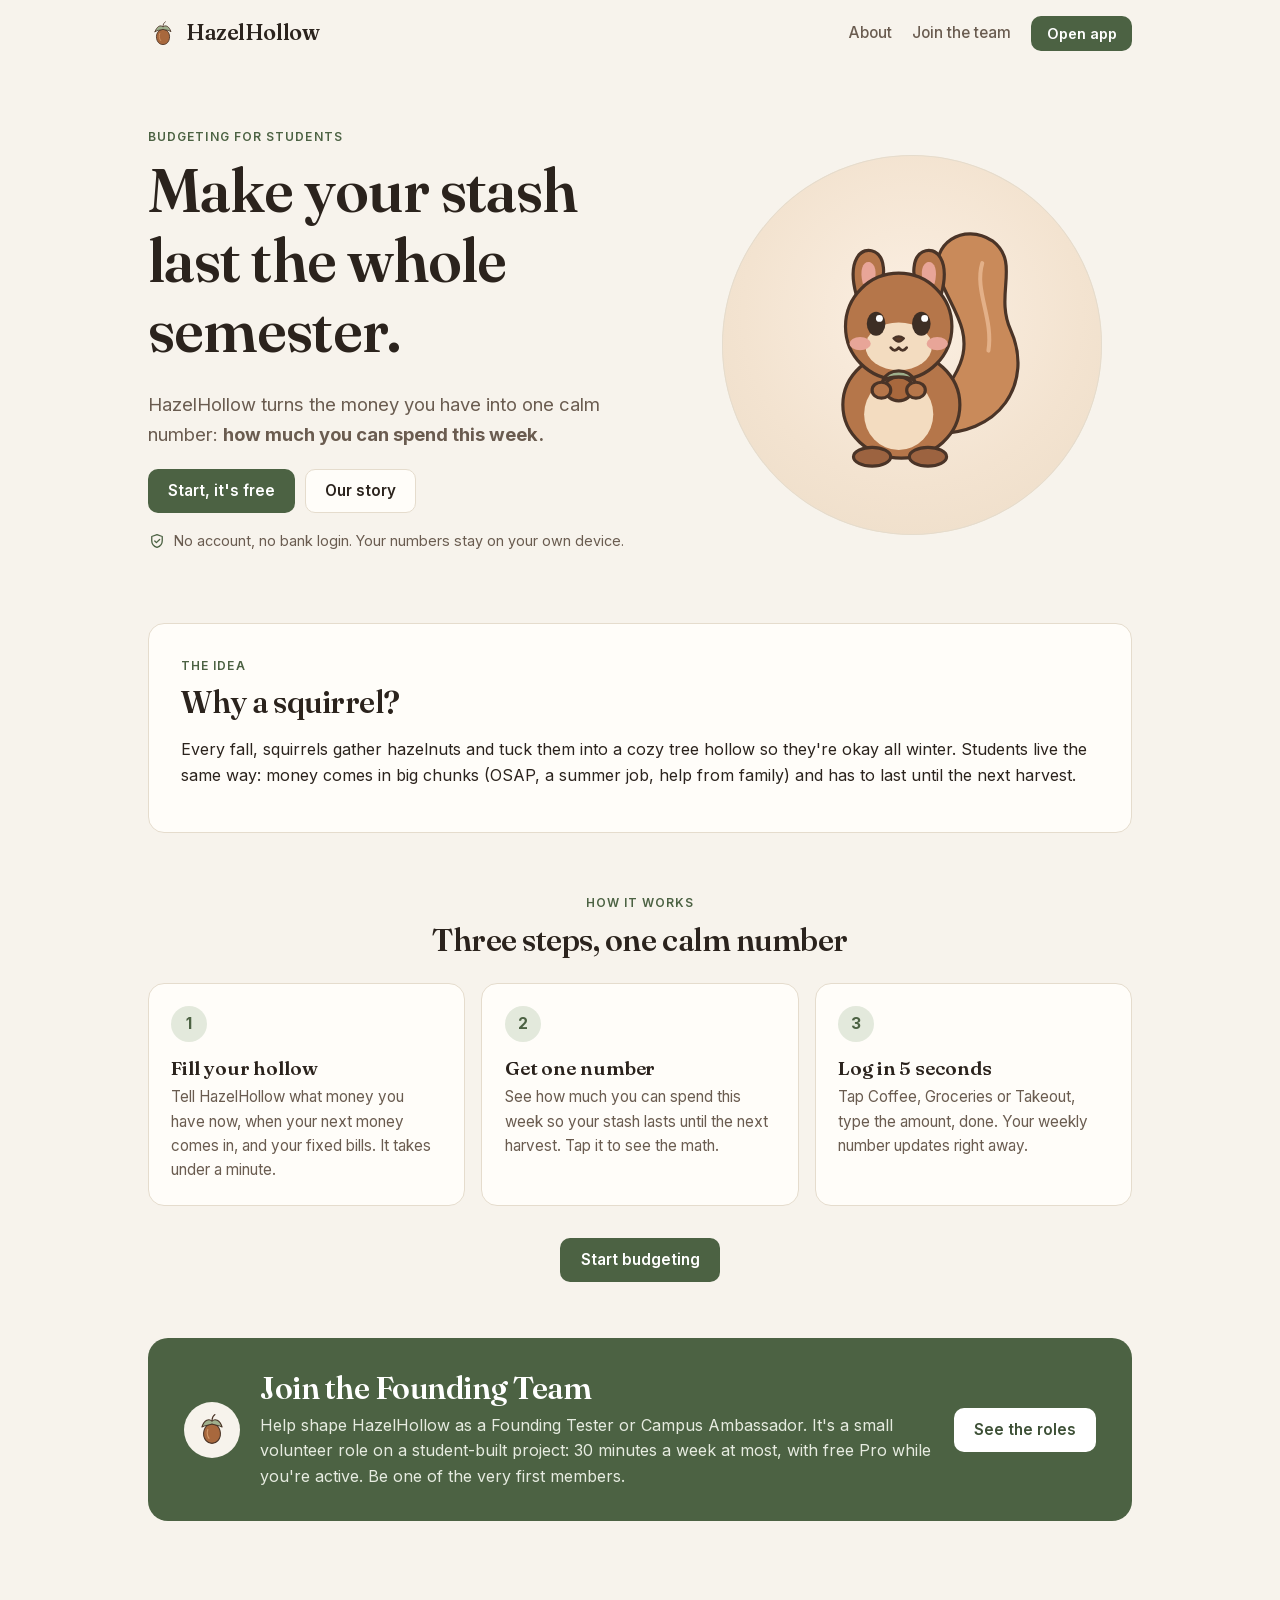
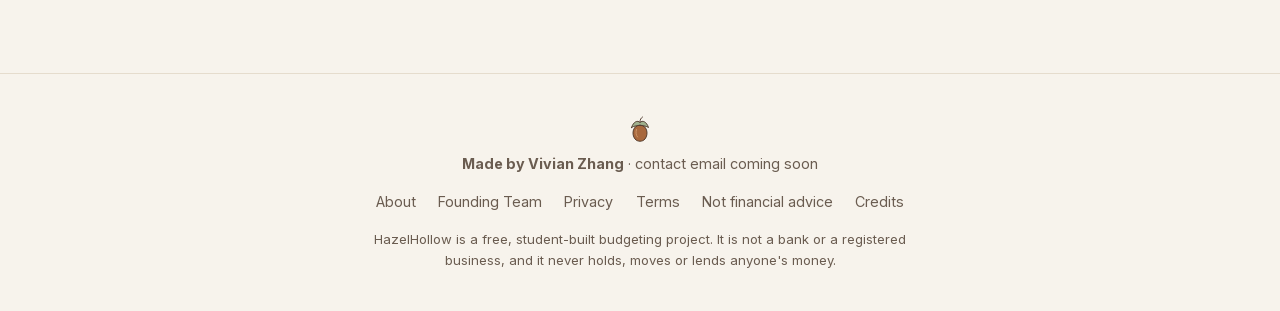
<file: index.html>
<!DOCTYPE html>
<html lang="en">
<head>
  <meta charset="UTF-8">
  <meta name="viewport" content="width=device-width, initial-scale=1, viewport-fit=cover">
  <title>HazelHollow · cozy budgeting for students</title>
  <meta name="description" content="A free, cozy budgeting app for students. Tell HazelHollow what money you have and when more comes in, and get one calm number: how much you can spend this week.">
  <meta name="theme-color" content="#f7f0e3">
  <link rel="manifest" href="manifest.webmanifest">
  <link rel="icon" href="images/icons/icon.svg" type="image/svg+xml">
  <link rel="apple-touch-icon" href="images/icons/apple-touch-icon.png">
  <link rel="stylesheet" href="css/fonts.css">
  <link rel="stylesheet" href="css/style.css">
</head>
<body>
  <header id="site-header"></header>

  <main class="wrap wide">
    <!-- ===== HERO: what HazelHollow is ===== -->
    <section class="hero">
      <div>
        <span class="eyebrow">Budgeting for students</span>
        <h1>Make your stash last the whole semester.</h1>
        <p class="lead">HazelHollow turns the money you have into one calm number:
          <strong>how much you can spend this week.</strong></p>
        <p class="actions"><a class="button" href="app.html">Start, it's free</a>
          <a class="button secondary" href="about.html">Our story</a></p>
        <p class="promise"><svg viewBox="0 0 24 24" fill="none" stroke="currentColor" stroke-width="1.75" stroke-linecap="round" stroke-linejoin="round" aria-hidden="true"><path d="M12 3.5l7 2.5v5.5c0 4.3-3 7.6-7 9-4-1.4-7-4.7-7-9V6z"/><path d="M9 12l2.2 2.2L15.5 10"/></svg>
          No account, no bank login. Your numbers stay on your own device.</p>
      </div>
      <div class="hero-art">
        <img class="main" src="images/squirrel.svg" alt="HazelHollow's squirrel hugging a hazelnut">
      </div>
    </section>

    <!-- ===== THE STORY (2 sentences) ===== -->
    <section class="story">
      <span class="eyebrow">The idea</span>
      <h2>Why a squirrel?</h2>
      <p>Every fall, squirrels gather hazelnuts and tuck them into a cozy tree hollow so they're okay all winter.
        Students live the same way: money comes in big chunks (OSAP, a summer job, help from family) and has to
        last until the next harvest.</p>
    </section>

    <!-- ===== HOW IT WORKS ===== -->
    <section>
      <p class="center" style="margin:0"><span class="eyebrow">How it works</span></p>
      <h2 class="center">Three steps, one calm number</h2>
      <ol class="steps">
        <li><span class="num">1</span>
          <h3>Fill your hollow</h3>
          <p>Tell HazelHollow what money you have now, when your next money comes in, and your fixed bills. It takes under a minute.</p></li>
        <li><span class="num">2</span>
          <h3>Get one number</h3>
          <p>See how much you can spend this week so your stash lasts until the next harvest. Tap it to see the math.</p></li>
        <li><span class="num">3</span>
          <h3>Log in 5 seconds</h3>
          <p>Tap Coffee, Groceries or Takeout, type the amount, done. Your weekly number updates right away.</p></li>
      </ol>
      <p class="center"><a class="button" href="app.html">Start budgeting</a></p>
    </section>

    <!-- ===== FOUNDING TEAM BANNER ===== -->
    <section class="banner">
      <img src="images/hazelnut.svg" alt="">
      <div>
        <h2>Join the Founding Team</h2>
        <p>Help shape HazelHollow as a Founding Tester or Campus Ambassador. It's a small volunteer role on a
          student-built project: 30 minutes a week at most, with free Pro while you're active.
          <span id="team-count"></span></p>
      </div>
      <a class="button" href="join.html">See the roles</a>
    </section>
  </main>

  <footer id="site-footer"></footer>

  <script src="js/config.js"></script>
  <script src="js/site.js"></script>
  <script>
    // Show the REAL number of team members from data/team.json (never made up).
    loadJSON("data/team.json").then(function (data) {
      const members = data.members.filter(function (m) { return m.role !== "Founder"; });
      document.getElementById("team-count").textContent = members.length > 0
        ? members.length + (members.length === 1 ? " student has" : " students have") + " joined so far."
        : "Be one of the very first members.";
    }).catch(function () {});
  </script>
</body>
</html>
</file>
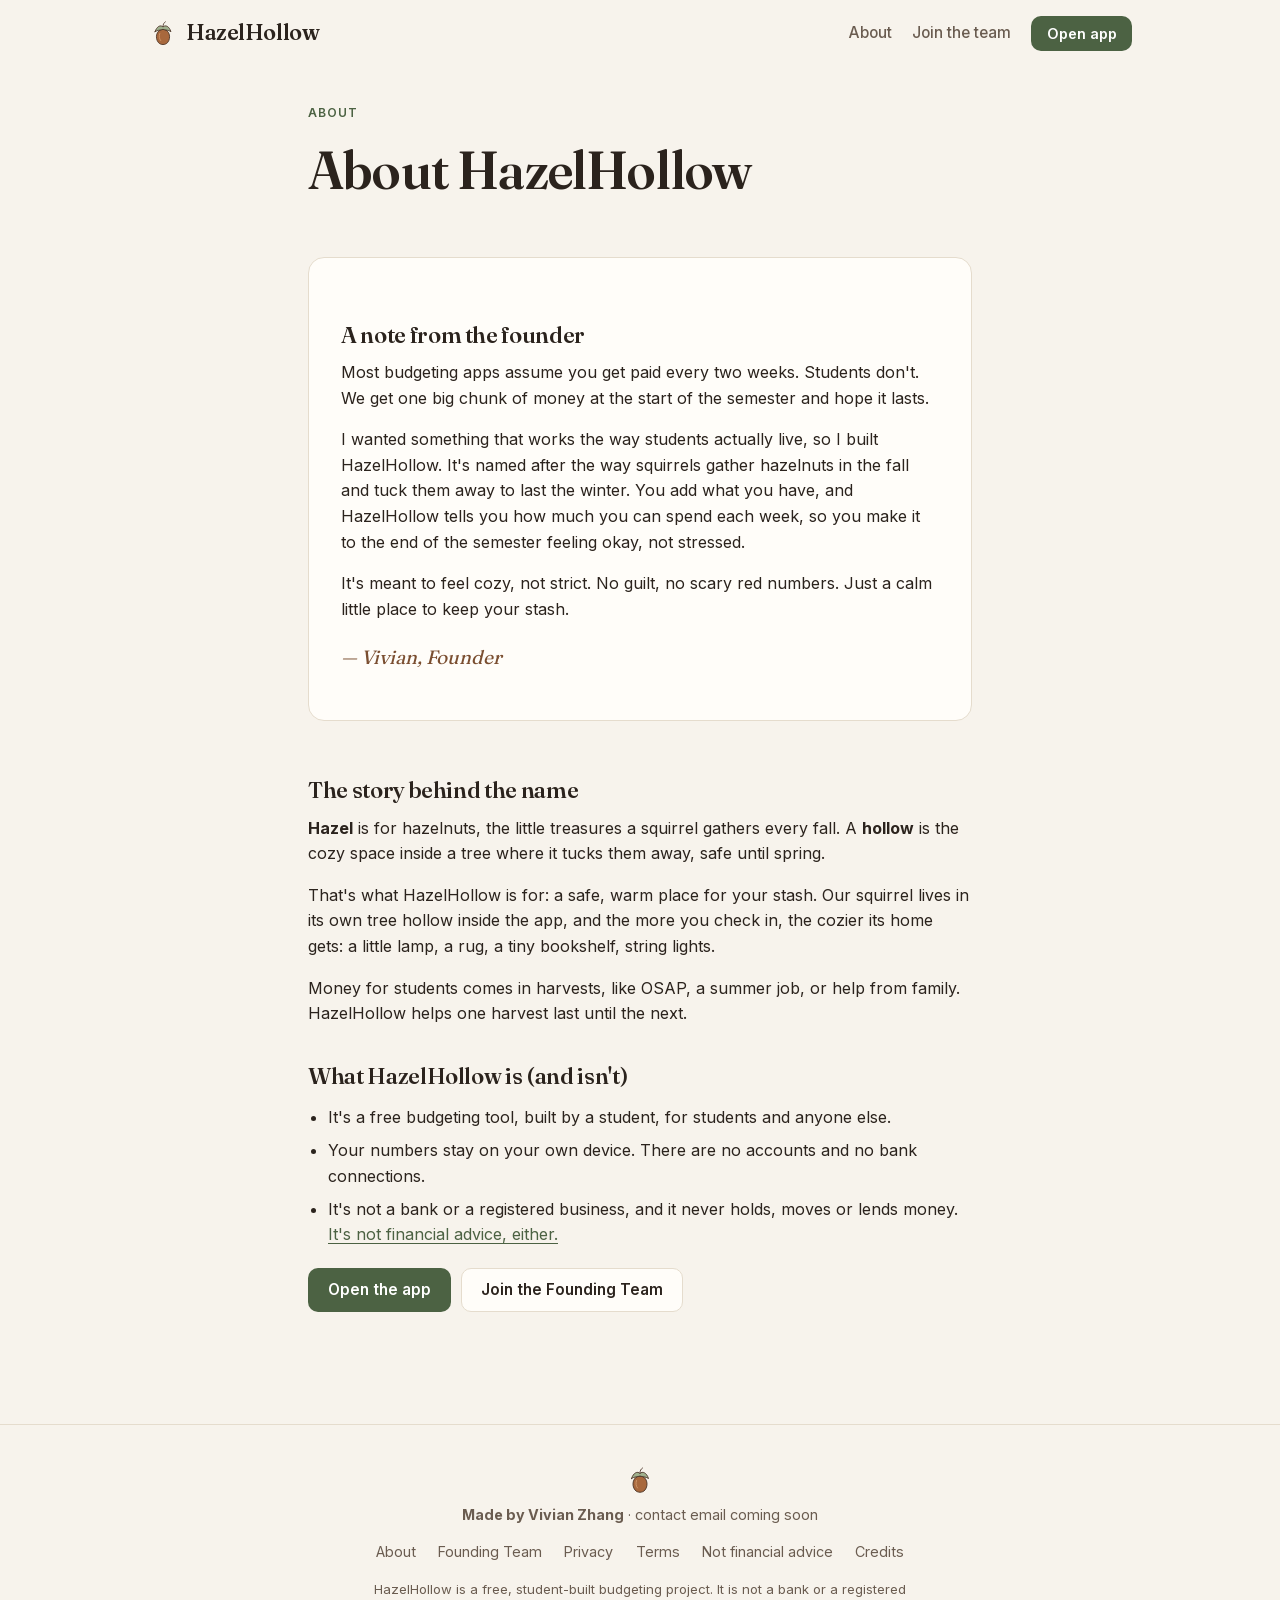
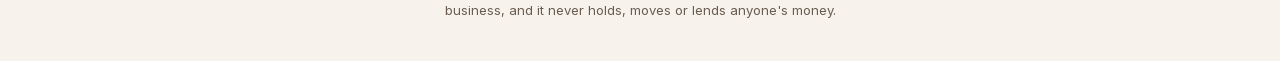
<file: about.html>
<!DOCTYPE html>
<html lang="en">
<head>
  <meta charset="UTF-8">
  <meta name="viewport" content="width=device-width, initial-scale=1, viewport-fit=cover">
  <title>About · HazelHollow</title>
  <meta name="theme-color" content="#f7f0e3">
  <link rel="manifest" href="manifest.webmanifest">
  <link rel="icon" href="images/icons/icon.svg" type="image/svg+xml">
  <link rel="apple-touch-icon" href="images/icons/apple-touch-icon.png">
  <link rel="stylesheet" href="css/fonts.css">
  <link rel="stylesheet" href="css/style.css">
</head>
<body>
  <header id="site-header"></header>
  <main class="wrap prose">
    <span class="eyebrow">About</span>
    <h1>About HazelHollow</h1>
    <section class="story">
      <h2>A note from the founder</h2>
      <p>Most budgeting apps assume you get paid every two weeks. Students don't. We get one big chunk of money
        at the start of the semester and hope it lasts.</p>
      <p>I wanted something that works the way students actually live, so I built HazelHollow. It's named after
        the way squirrels gather hazelnuts in the fall and tuck them away to last the winter. You add what you
        have, and HazelHollow tells you how much you can spend each week, so you make it to the end of the
        semester feeling okay, not stressed.</p>
      <p>It's meant to feel cozy, not strict. No guilt, no scary red numbers. Just a calm little place to keep
        your stash.</p>
      <p class="signature">— Vivian, Founder</p>
    </section>

    <h2>The story behind the name</h2>
    <p><strong>Hazel</strong> is for hazelnuts, the little treasures a squirrel gathers every fall.
      A <strong>hollow</strong> is the cozy space inside a tree where it tucks them away, safe until spring.</p>
    <p>That's what HazelHollow is for: a safe, warm place for your stash. Our squirrel lives in its own tree
      hollow inside the app, and the more you check in, the cozier its home gets: a little lamp, a rug,
      a tiny bookshelf, string lights.</p>
    <p>Money for students comes in harvests, like OSAP, a summer job, or help from family. HazelHollow helps
      one harvest last until the next.</p>

    <h2>What HazelHollow is (and isn't)</h2>
    <ul>
      <li>It's a free budgeting tool, built by a student, for students and anyone else.</li>
      <li>Your numbers stay on your own device. There are no accounts and no bank connections.</li>
      <li>It's not a bank or a registered business, and it never holds, moves or lends money.
        <a href="not-advice.html">It's not financial advice, either.</a></li>
    </ul>
    <p class="actions"><a class="button" href="app.html">Open the app</a>
      <a class="button secondary" href="join.html">Join the Founding Team</a></p>
  </main>
  <footer id="site-footer"></footer>
  <script src="js/config.js"></script>
  <script src="js/site.js"></script>
</body>
</html>
</file>
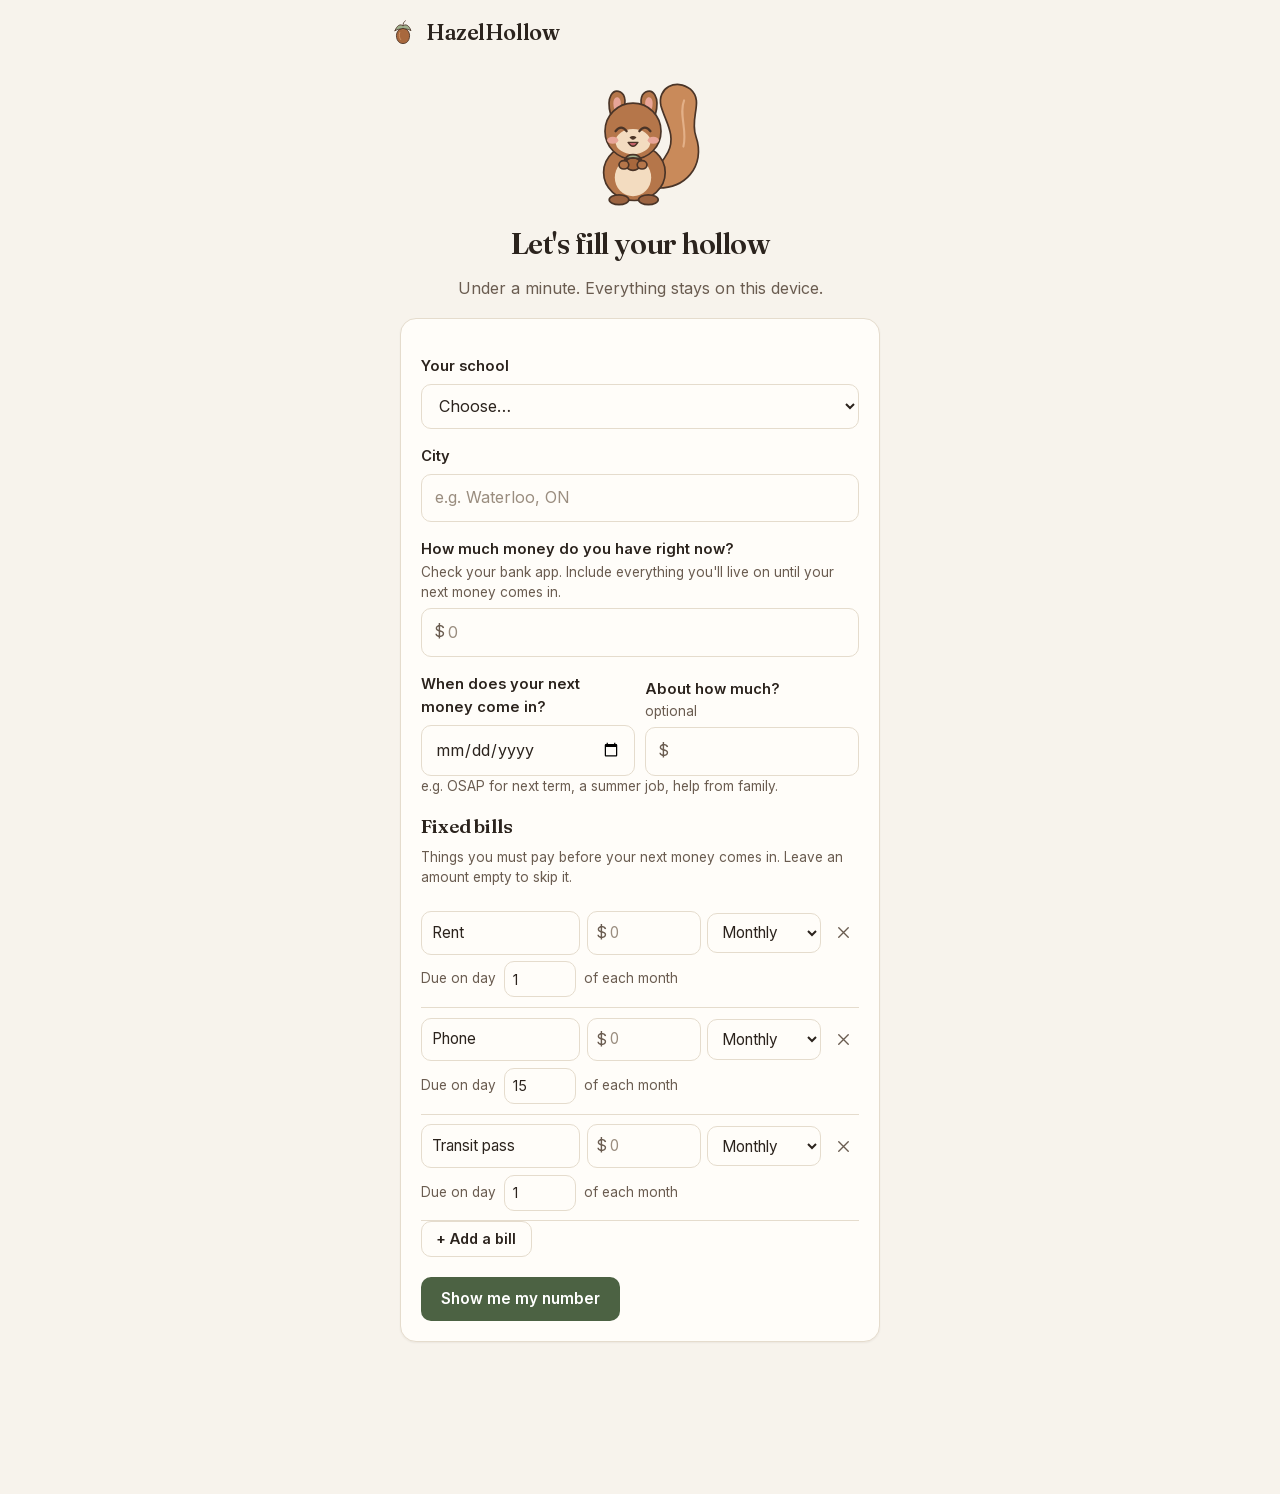
<file: app.html>
<!DOCTYPE html>
<html lang="en">
<head>
  <meta charset="UTF-8">
  <meta name="viewport" content="width=device-width, initial-scale=1, viewport-fit=cover">
  <title>HazelHollow</title>
  <meta name="theme-color" content="#f7f0e3">
  <meta name="apple-mobile-web-app-capable" content="yes">
  <meta name="apple-mobile-web-app-title" content="HazelHollow">
  <meta name="apple-mobile-web-app-status-bar-style" content="default">
  <link rel="manifest" href="manifest.webmanifest">
  <link rel="icon" href="images/icons/icon.svg" type="image/svg+xml">
  <link rel="apple-touch-icon" href="images/icons/apple-touch-icon.png">
  <link rel="stylesheet" href="css/fonts.css">
  <link rel="stylesheet" href="css/style.css">
</head>
<body class="app-body">
  <!-- Small top bar -->
  <header class="site-header" style="max-width:34rem">
    <a class="logo" href="index.html"><img src="images/hazelnut.svg" alt="" width="30" height="30"><span>HazelHollow</span></a>
    <span id="top-pills"></span>
  </header>

  <!-- Each "screen" is filled in by js/app.js. Only one shows at a time. -->
  <main class="app-wrap">
    <section class="screen" id="screen-setup" hidden></section>
    <section class="screen" id="screen-home" hidden></section>
    <section class="screen" id="screen-log" hidden></section>
    <section class="screen" id="screen-jar" hidden></section>
    <section class="screen" id="screen-me" hidden></section>
    <section class="screen" id="screen-pro" hidden></section>
    <section class="screen" id="screen-hub" hidden></section>
    <section class="screen" id="screen-split" hidden></section>
    <section class="screen" id="screen-import" hidden></section>
    <section class="screen" id="screen-style" hidden></section>
    <section class="screen" id="screen-recap" hidden></section>
  </main>

  <!-- Bottom tabs, like a phone app -->
  <nav class="tabbar" id="tabbar" aria-label="App">
    <button data-tab="home">Home</button>
    <button data-tab="log">Log</button>
    <button data-tab="jar">Jar</button>
    <button data-tab="me">Me</button>
  </nav>

  <div class="toast" id="toast" role="status" hidden></div>

  <script src="js/config.js"></script>
  <script src="js/site.js"></script>
  <script src="js/budget.js"></script>
  <script src="js/icons.js"></script>
  <script src="js/squirrel.js"></script>
  <script src="js/cards.js"></script>
  <script src="js/app.js"></script>
</body>
</html>
</file>
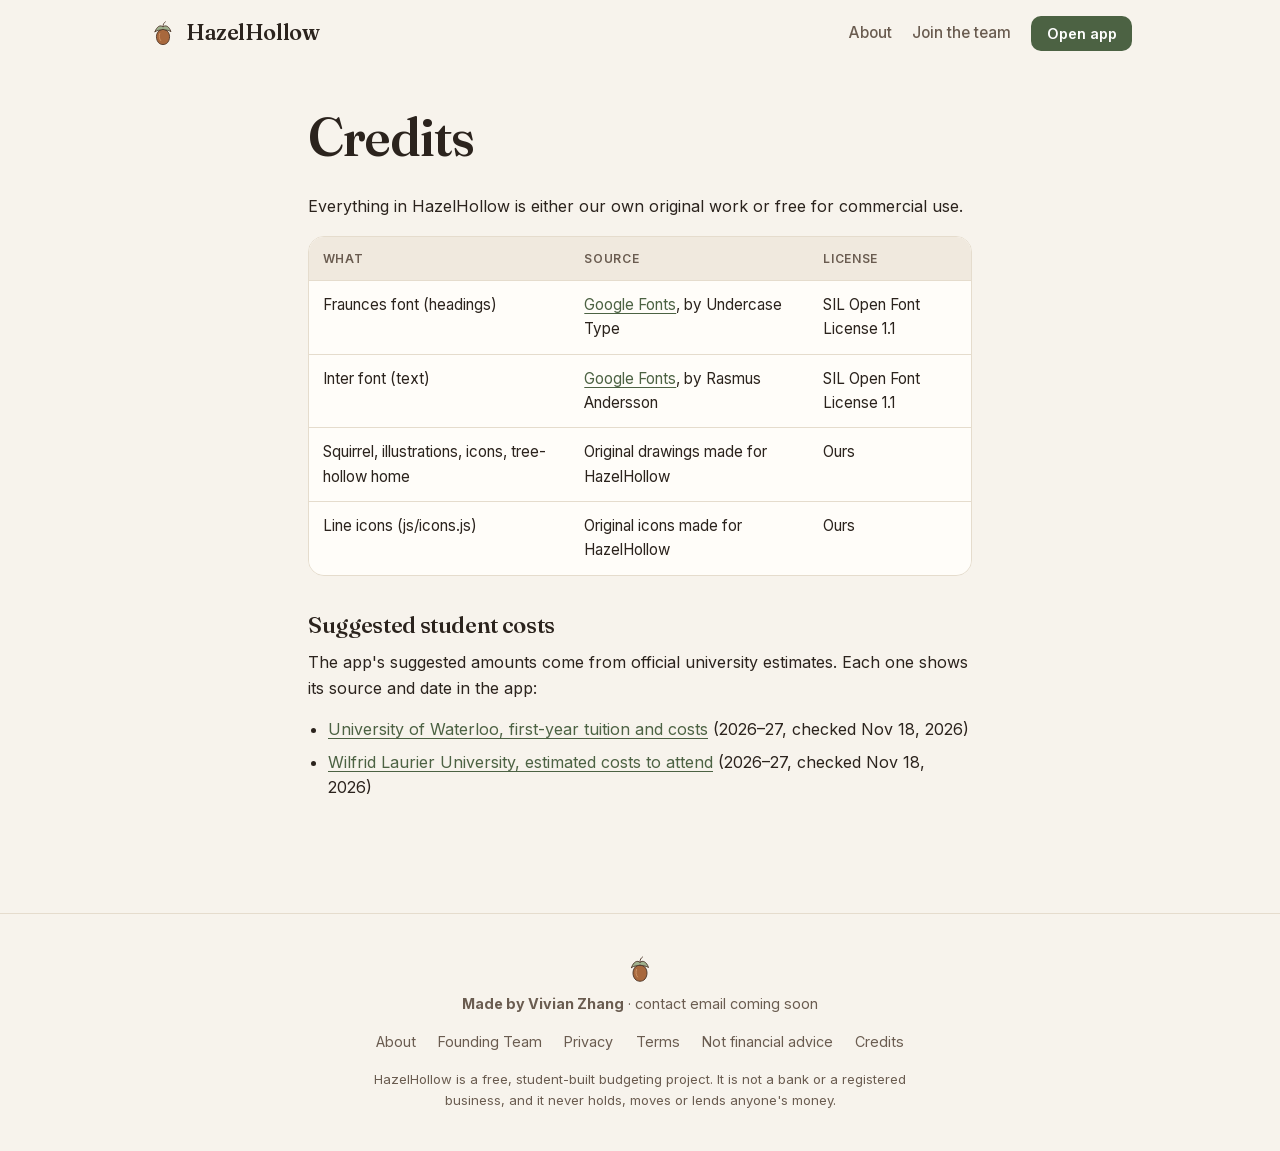
<file: credits.html>
<!DOCTYPE html>
<html lang="en">
<head>
  <meta charset="UTF-8">
  <meta name="viewport" content="width=device-width, initial-scale=1, viewport-fit=cover">
  <title>Credits · HazelHollow</title>
  <meta name="theme-color" content="#f7f0e3">
  <link rel="manifest" href="manifest.webmanifest">
  <link rel="icon" href="images/icons/icon.svg" type="image/svg+xml">
  <link rel="apple-touch-icon" href="images/icons/apple-touch-icon.png">
  <link rel="stylesheet" href="css/fonts.css">
  <link rel="stylesheet" href="css/style.css">
</head>
<body>
  <header id="site-header"></header>
  <main class="wrap prose">
    <h1>Credits</h1>
    <p>Everything in HazelHollow is either our own original work or free for commercial use.</p>
    <div class="table-scroll"><table>
      <tr><th>What</th><th>Source</th><th>License</th></tr>
      <tr><td>Fraunces font (headings)</td><td><a href="https://fonts.google.com/specimen/Fraunces" target="_blank" rel="noopener">Google Fonts</a>, by Undercase Type</td><td>SIL Open Font License 1.1</td></tr>
      <tr><td>Inter font (text)</td><td><a href="https://fonts.google.com/specimen/Inter" target="_blank" rel="noopener">Google Fonts</a>, by Rasmus Andersson</td><td>SIL Open Font License 1.1</td></tr>
      <tr><td>Squirrel, illustrations, icons, tree-hollow home</td><td>Original drawings made for HazelHollow</td><td>Ours</td></tr>
      <tr><td>Line icons (js/icons.js)</td><td>Original icons made for HazelHollow</td><td>Ours</td></tr>
    </table></div>
    <h2>Suggested student costs</h2>
    <p>The app's suggested amounts come from official university estimates. Each one shows its source and date in the app:</p>
    <ul>
      <li><a href="https://uwaterloo.ca/future-students/financing/tuition" target="_blank" rel="noopener">University of Waterloo, first-year tuition and costs</a> (2026–27, checked Nov 18, 2026)</li>
      <li><a href="https://www.wlu.ca/future-students/undergraduate/tuition-finances/index.html" target="_blank" rel="noopener">Wilfrid Laurier University, estimated costs to attend</a> (2026–27, checked Nov 18, 2026)</li>
    </ul>
  </main>
  <footer id="site-footer"></footer>
  <script src="js/config.js"></script>
  <script src="js/site.js"></script>
</body>
</html>
</file>
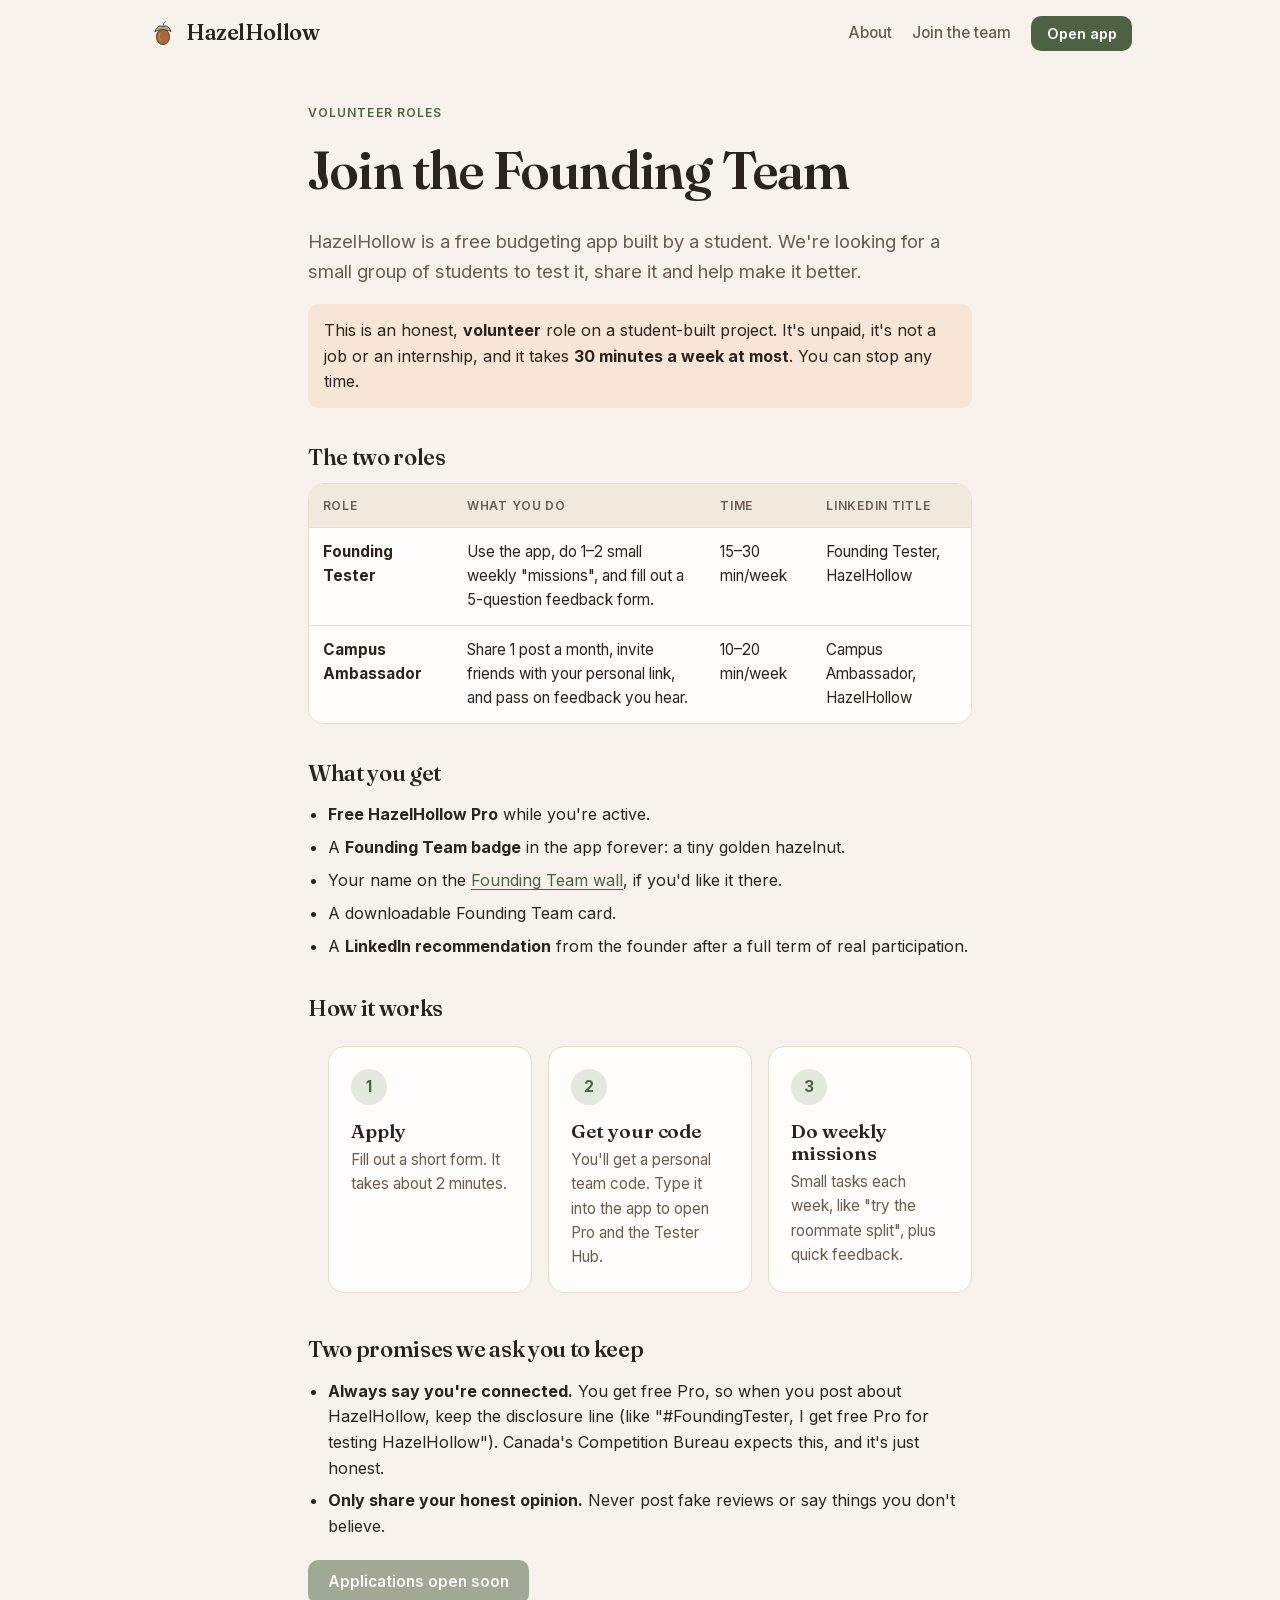
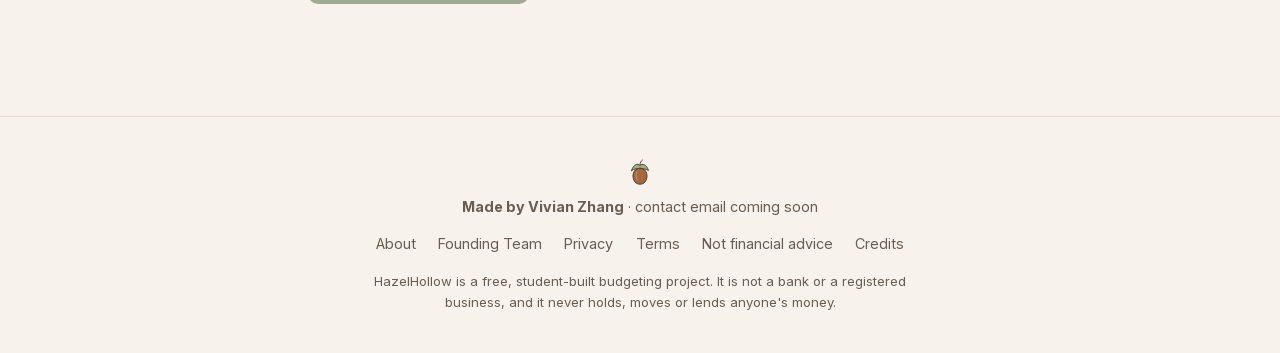
<file: join.html>
<!DOCTYPE html>
<html lang="en">
<head>
  <meta charset="UTF-8">
  <meta name="viewport" content="width=device-width, initial-scale=1, viewport-fit=cover">
  <title>Join the Founding Team · HazelHollow</title>
  <meta name="theme-color" content="#f7f0e3">
  <link rel="manifest" href="manifest.webmanifest">
  <link rel="icon" href="images/icons/icon.svg" type="image/svg+xml">
  <link rel="apple-touch-icon" href="images/icons/apple-touch-icon.png">
  <link rel="stylesheet" href="css/fonts.css">
  <link rel="stylesheet" href="css/style.css">
</head>
<body>
  <header id="site-header"></header>
  <main class="wrap prose">
    <span class="eyebrow">Volunteer roles</span>
    <h1>Join the Founding Team</h1>
    <p class="lead">HazelHollow is a free budgeting app built by a student. We're looking for a small group of
      students to test it, share it and help make it better.</p>
    <p class="notice">This is an honest, <strong>volunteer</strong> role on a student-built project. It's unpaid,
      it's not a job or an internship, and it takes <strong>30 minutes a week at most</strong>. You can stop any time.</p>

    <h2>The two roles</h2>
    <div class="table-scroll"><table>
      <tr><th>Role</th><th>What you do</th><th>Time</th><th>LinkedIn title</th></tr>
      <tr><td><strong>Founding Tester</strong></td><td>Use the app, do 1–2 small weekly "missions", and fill out a
        5-question feedback form.</td><td>15–30 min/week</td><td>Founding Tester, HazelHollow</td></tr>
      <tr><td><strong>Campus Ambassador</strong></td><td>Share 1 post a month, invite friends with your personal
        link, and pass on feedback you hear.</td><td>10–20 min/week</td><td>Campus Ambassador, HazelHollow</td></tr>
    </table></div>

    <h2>What you get</h2>
    <ul>
      <li><strong>Free HazelHollow Pro</strong> while you're active.</li>
      <li>A <strong>Founding Team badge</strong> in the app forever: a tiny golden hazelnut.</li>
      <li>Your name on the <a href="team.html">Founding Team wall</a>, if you'd like it there.</li>
      <li>A downloadable Founding Team card.</li>
      <li>A <strong>LinkedIn recommendation</strong> from the founder after a full term of real participation.</li>
    </ul>

    <h2>How it works</h2>
    <ol class="steps">
      <li><span class="num">1</span><h3>Apply</h3><p>Fill out a short form. It takes about 2 minutes.</p></li>
      <li><span class="num">2</span><h3>Get your code</h3><p>You'll get a personal team code. Type it into the app to open Pro and the Tester Hub.</p></li>
      <li><span class="num">3</span><h3>Do weekly missions</h3><p>Small tasks each week, like "try the roommate split", plus quick feedback.</p></li>
    </ol>

    <h2>Two promises we ask you to keep</h2>
    <ul>
      <li><strong>Always say you're connected.</strong> You get free Pro, so when you post about HazelHollow,
        keep the disclosure line (like "#FoundingTester, I get free Pro for testing HazelHollow"). Canada's
        Competition Bureau expects this, and it's just honest.</li>
      <li><strong>Only share your honest opinion.</strong> Never post fake reviews or say things you don't believe.</li>
    </ul>

    <p class="actions" id="apply-area"></p>
  </main>
  <footer id="site-footer"></footer>
  <script src="js/config.js"></script>
  <script src="js/site.js"></script>
  <script>
    const area = document.getElementById("apply-area");
    const link = applyFormLink();
    area.innerHTML = link
      ? '<a class="button" href="' + esc(link) + '" target="_blank" rel="noopener">Apply to the Founding Team</a>'
      : '<button disabled>Applications open soon</button>';
  </script>
</body>
</html>
</file>
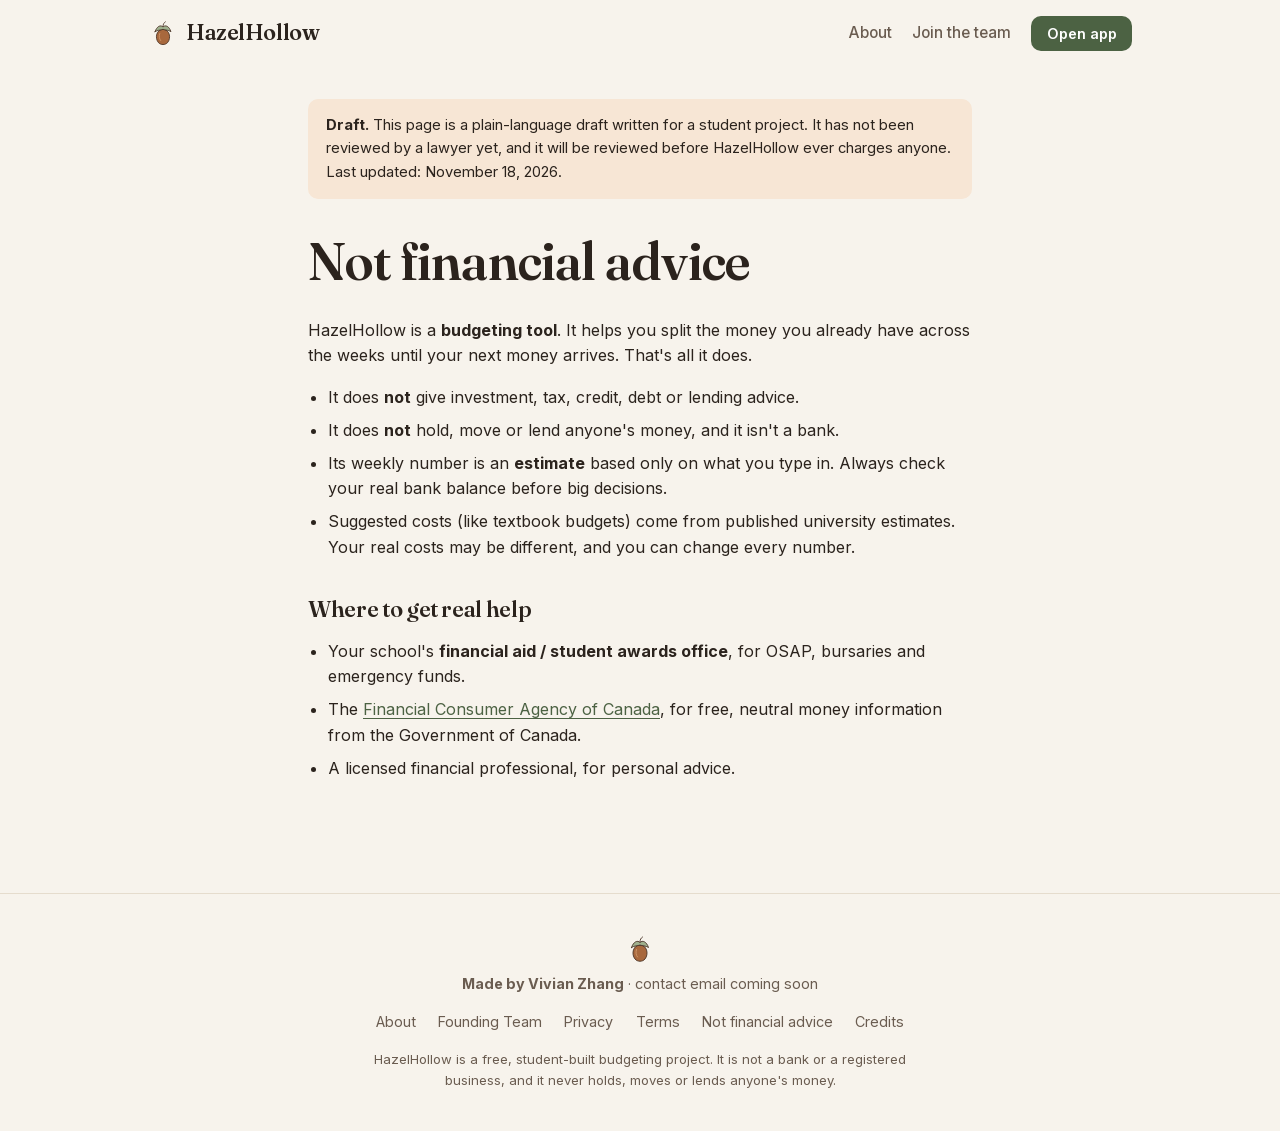
<file: not-advice.html>
<!DOCTYPE html>
<html lang="en">
<head>
  <meta charset="UTF-8">
  <meta name="viewport" content="width=device-width, initial-scale=1, viewport-fit=cover">
  <title>Not financial advice · HazelHollow</title>
  <meta name="theme-color" content="#f7f0e3">
  <link rel="manifest" href="manifest.webmanifest">
  <link rel="icon" href="images/icons/icon.svg" type="image/svg+xml">
  <link rel="apple-touch-icon" href="images/icons/apple-touch-icon.png">
  <link rel="stylesheet" href="css/fonts.css">
  <link rel="stylesheet" href="css/style.css">
</head>
<body>
  <header id="site-header"></header>
  <main class="wrap prose">
    <div class="draft-note"><strong>Draft.</strong> This page is a plain-language draft written for a
      student project. It has not been reviewed by a lawyer yet, and it will be reviewed before HazelHollow
      ever charges anyone. Last updated: November 18, 2026.</div>
    <h1>Not financial advice</h1>
    <p>HazelHollow is a <strong>budgeting tool</strong>. It helps you split the money you already have across the
      weeks until your next money arrives. That's all it does.</p>
    <ul>
      <li>It does <strong>not</strong> give investment, tax, credit, debt or lending advice.</li>
      <li>It does <strong>not</strong> hold, move or lend anyone's money, and it isn't a bank.</li>
      <li>Its weekly number is an <strong>estimate</strong> based only on what you type in. Always check your real
        bank balance before big decisions.</li>
      <li>Suggested costs (like textbook budgets) come from published university estimates. Your real costs may be
        different, and you can change every number.</li>
    </ul>
    <h2>Where to get real help</h2>
    <ul>
      <li>Your school's <strong>financial aid / student awards office</strong>, for OSAP, bursaries and emergency funds.</li>
      <li>The <a href="https://www.canada.ca/en/financial-consumer-agency.html" target="_blank" rel="noopener">Financial
        Consumer Agency of Canada</a>, for free, neutral money information from the Government of Canada.</li>
      <li>A licensed financial professional, for personal advice.</li>
    </ul>
  </main>
  <footer id="site-footer"></footer>
  <script src="js/config.js"></script>
  <script src="js/site.js"></script>
</body>
</html>
</file>
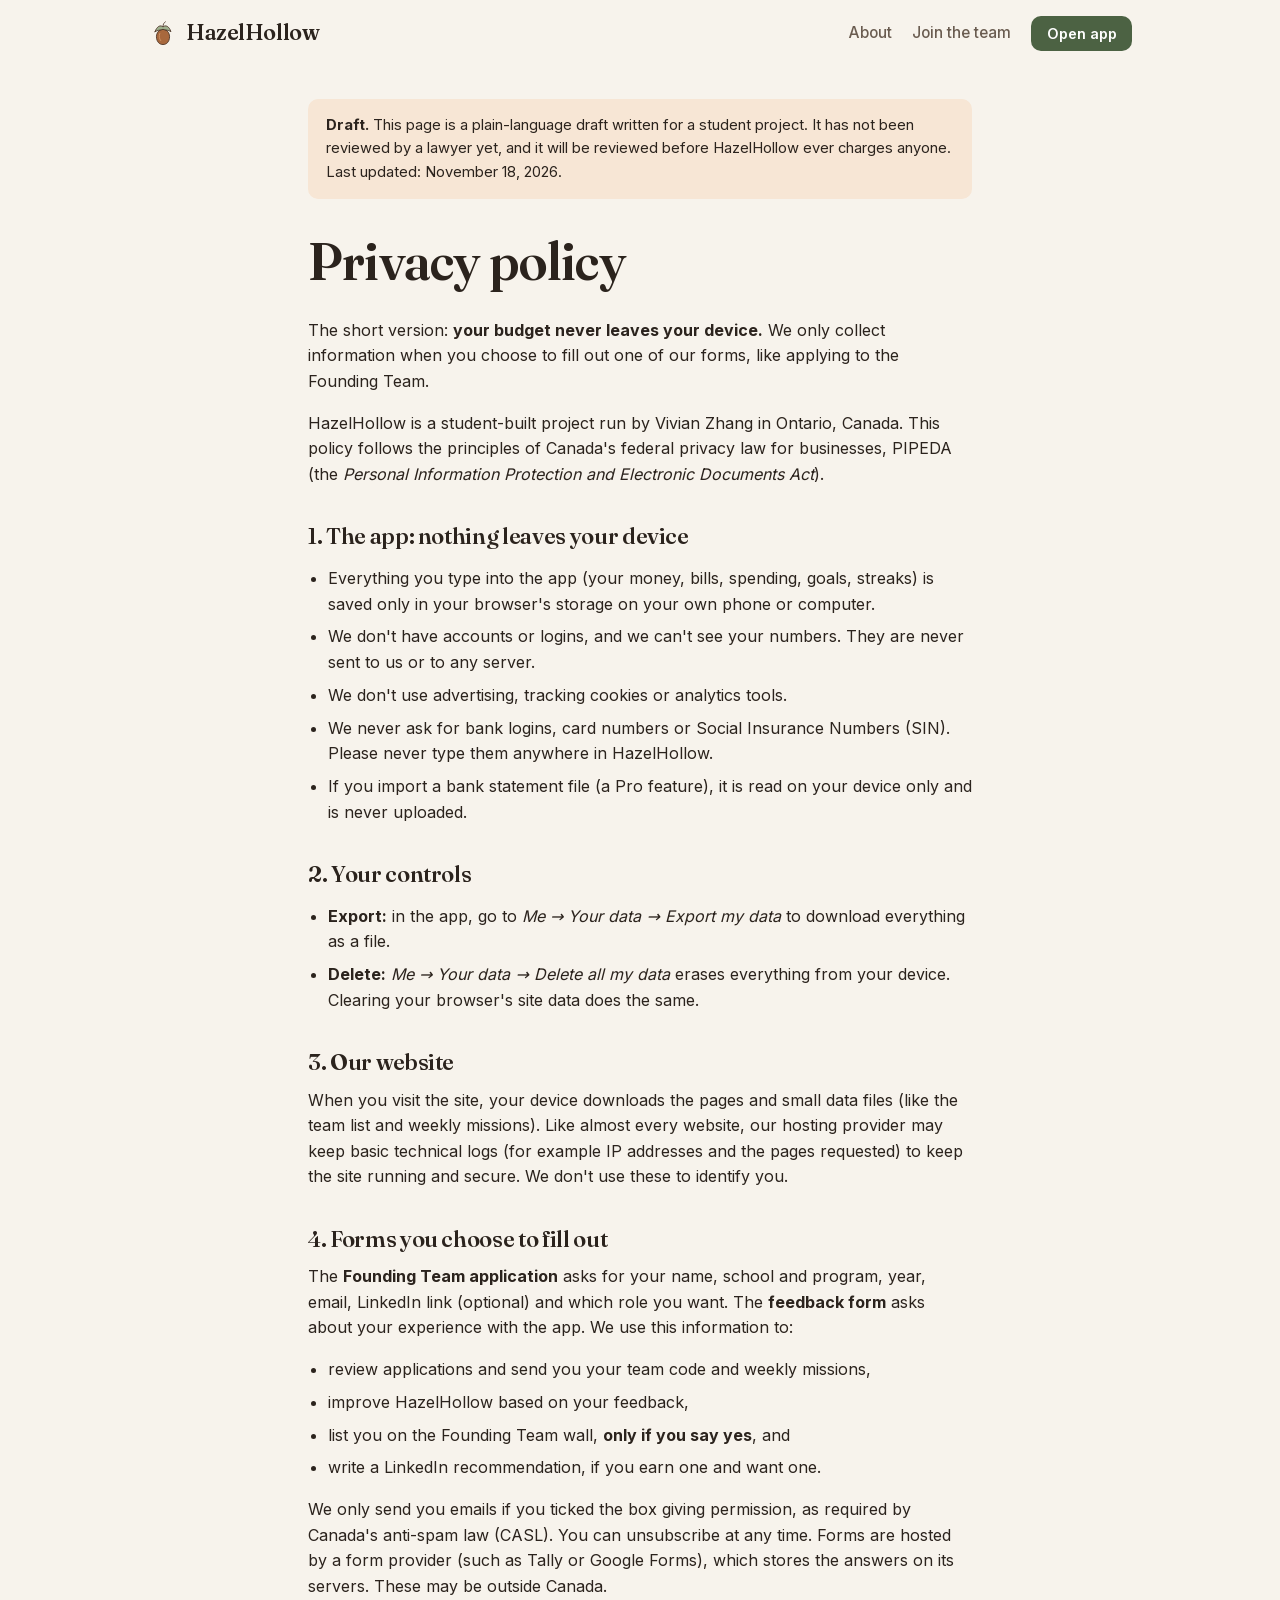
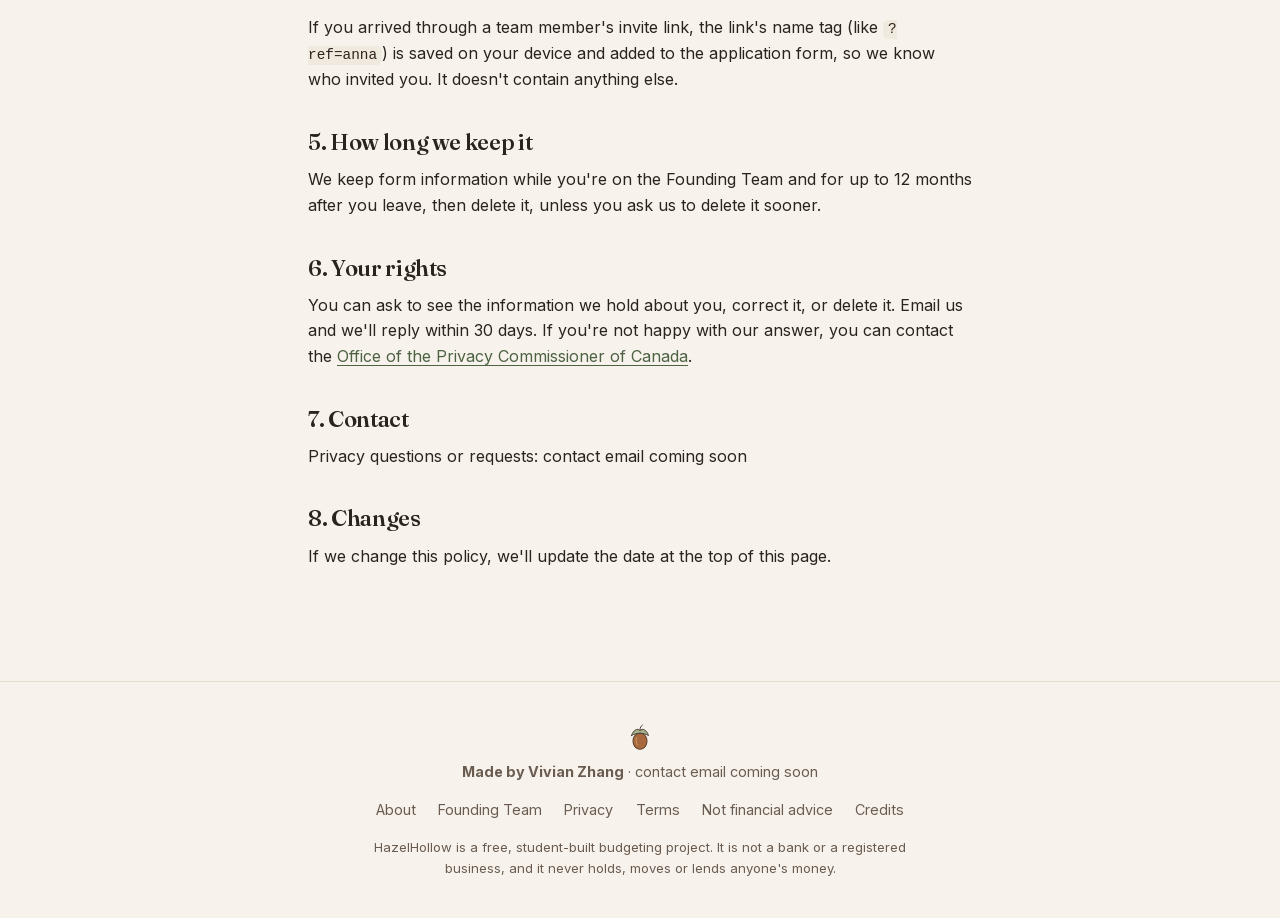
<file: privacy.html>
<!DOCTYPE html>
<html lang="en">
<head>
  <meta charset="UTF-8">
  <meta name="viewport" content="width=device-width, initial-scale=1, viewport-fit=cover">
  <title>Privacy policy · HazelHollow</title>
  <meta name="theme-color" content="#f7f0e3">
  <link rel="manifest" href="manifest.webmanifest">
  <link rel="icon" href="images/icons/icon.svg" type="image/svg+xml">
  <link rel="apple-touch-icon" href="images/icons/apple-touch-icon.png">
  <link rel="stylesheet" href="css/fonts.css">
  <link rel="stylesheet" href="css/style.css">
</head>
<body>
  <header id="site-header"></header>
  <main class="wrap prose">
    <div class="draft-note"><strong>Draft.</strong> This page is a plain-language draft written for a
      student project. It has not been reviewed by a lawyer yet, and it will be reviewed before HazelHollow
      ever charges anyone. Last updated: November 18, 2026.</div>
    <h1>Privacy policy</h1>
    <p>The short version: <strong>your budget never leaves your device.</strong> We only collect information when
      you choose to fill out one of our forms, like applying to the Founding Team.</p>
    <p>HazelHollow is a student-built project run by Vivian Zhang in Ontario, Canada. This policy follows the
      principles of Canada's federal privacy law for businesses, PIPEDA (the
      <em>Personal Information Protection and Electronic Documents Act</em>).</p>

    <h2>1. The app: nothing leaves your device</h2>
    <ul>
      <li>Everything you type into the app (your money, bills, spending, goals, streaks) is saved only in your
        browser's storage on your own phone or computer.</li>
      <li>We don't have accounts or logins, and we can't see your numbers. They are never sent to us or to any server.</li>
      <li>We don't use advertising, tracking cookies or analytics tools.</li>
      <li>We never ask for bank logins, card numbers or Social Insurance Numbers (SIN). Please never type them anywhere in HazelHollow.</li>
      <li>If you import a bank statement file (a Pro feature), it is read on your device only and is never uploaded.</li>
    </ul>

    <h2>2. Your controls</h2>
    <ul>
      <li><strong>Export:</strong> in the app, go to <em>Me → Your data → Export my data</em> to download everything as a file.</li>
      <li><strong>Delete:</strong> <em>Me → Your data → Delete all my data</em> erases everything from your device.
        Clearing your browser's site data does the same.</li>
    </ul>

    <h2>3. Our website</h2>
    <p>When you visit the site, your device downloads the pages and small data files (like the team list and weekly
      missions). Like almost every website, our hosting provider may keep basic technical logs (for example IP
      addresses and the pages requested) to keep the site running and secure. We don't use these to identify you.</p>

    <h2>4. Forms you choose to fill out</h2>
    <p>The <strong>Founding Team application</strong> asks for your name, school and program, year, email, LinkedIn link
      (optional) and which role you want. The <strong>feedback form</strong> asks about your experience with the app.
      We use this information to:</p>
    <ul>
      <li>review applications and send you your team code and weekly missions,</li>
      <li>improve HazelHollow based on your feedback,</li>
      <li>list you on the Founding Team wall, <strong>only if you say yes</strong>, and</li>
      <li>write a LinkedIn recommendation, if you earn one and want one.</li>
    </ul>
    <p>We only send you emails if you ticked the box giving permission, as required by Canada's anti-spam law (CASL).
      You can unsubscribe at any time. Forms are hosted by a form provider (such as Tally or Google Forms), which
      stores the answers on its servers. These may be outside Canada.</p>
    <p>If you arrived through a team member's invite link, the link's name tag (like <code>?ref=anna</code>) is saved
      on your device and added to the application form, so we know who invited you. It doesn't contain anything else.</p>

    <h2>5. How long we keep it</h2>
    <p>We keep form information while you're on the Founding Team and for up to 12 months after you leave,
      then delete it, unless you ask us to delete it sooner.</p>

    <h2>6. Your rights</h2>
    <p>You can ask to see the information we hold about you, correct it, or delete it. Email us and we'll reply
      within 30 days. If you're not happy with our answer, you can contact the
      <a href="https://www.priv.gc.ca/" target="_blank" rel="noopener">Office of the Privacy Commissioner of Canada</a>.</p>

    <h2>7. Contact</h2>
    <p>Privacy questions or requests: <span data-email></span></p>

    <h2>8. Changes</h2>
    <p>If we change this policy, we'll update the date at the top of this page.</p>
  </main>
  <footer id="site-footer"></footer>
  <script src="js/config.js"></script>
  <script src="js/site.js"></script>
</body>
</html>
</file>
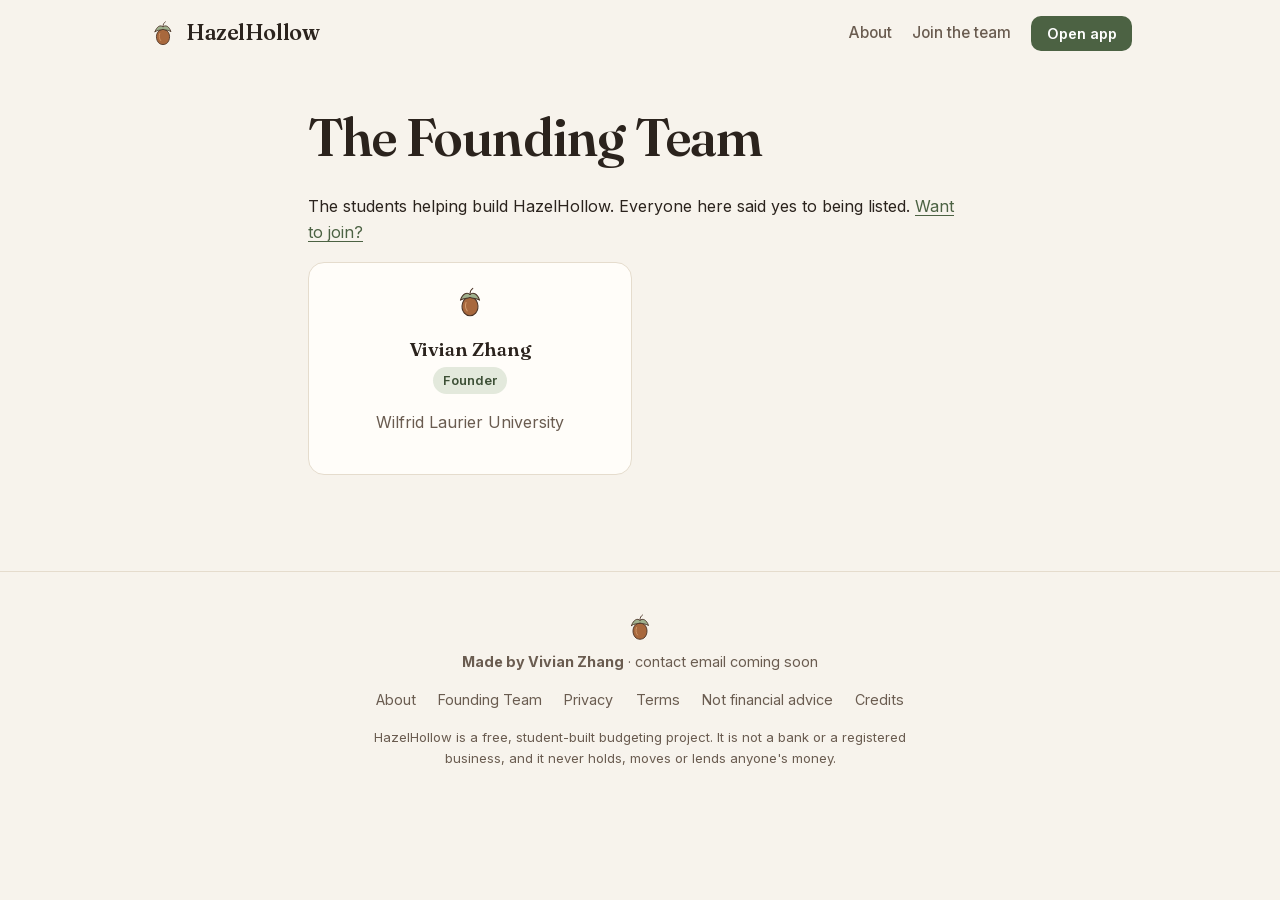
<file: team.html>
<!DOCTYPE html>
<html lang="en">
<head>
  <meta charset="UTF-8">
  <meta name="viewport" content="width=device-width, initial-scale=1, viewport-fit=cover">
  <title>Founding Team · HazelHollow</title>
  <meta name="theme-color" content="#f7f0e3">
  <link rel="manifest" href="manifest.webmanifest">
  <link rel="icon" href="images/icons/icon.svg" type="image/svg+xml">
  <link rel="apple-touch-icon" href="images/icons/apple-touch-icon.png">
  <link rel="stylesheet" href="css/fonts.css">
  <link rel="stylesheet" href="css/style.css">
</head>
<body>
  <header id="site-header"></header>
  <main class="wrap prose">
    <h1>The Founding Team</h1>
    <p>The students helping build HazelHollow. Everyone here said yes to being listed.
      <a href="join.html">Want to join?</a></p>
    <div class="team-grid" id="team-grid"><p class="muted">Loading…</p></div>
  </main>
  <footer id="site-footer"></footer>
  <script src="js/config.js"></script>
  <script src="js/site.js"></script>
  <script>
    loadJSON("data/team.json").then(function (data) {
      const grid = document.getElementById("team-grid");
      if (!data.members.length) { grid.innerHTML = '<p class="muted">No members yet.</p>'; return; }
      grid.innerHTML = data.members.map(function (m) {
        const link = m.linkedin ? '<a href="' + esc(m.linkedin) + '" target="_blank" rel="noopener">LinkedIn</a>' : "";
        return '<div class="team-card"><img src="images/hazelnut.svg" alt="">' +
          '<h3>' + esc(m.name) + '</h3><p><span class="pill">' + esc(m.role) + '</span></p>' +
          (m.school ? '<p class="muted">' + esc(m.school) + '</p>' : "") + link + '</div>';
      }).join("");
    }).catch(function () {
      document.getElementById("team-grid").innerHTML = '<p class="muted">The team list could not load right now.</p>';
    });
  </script>
</body>
</html>
</file>
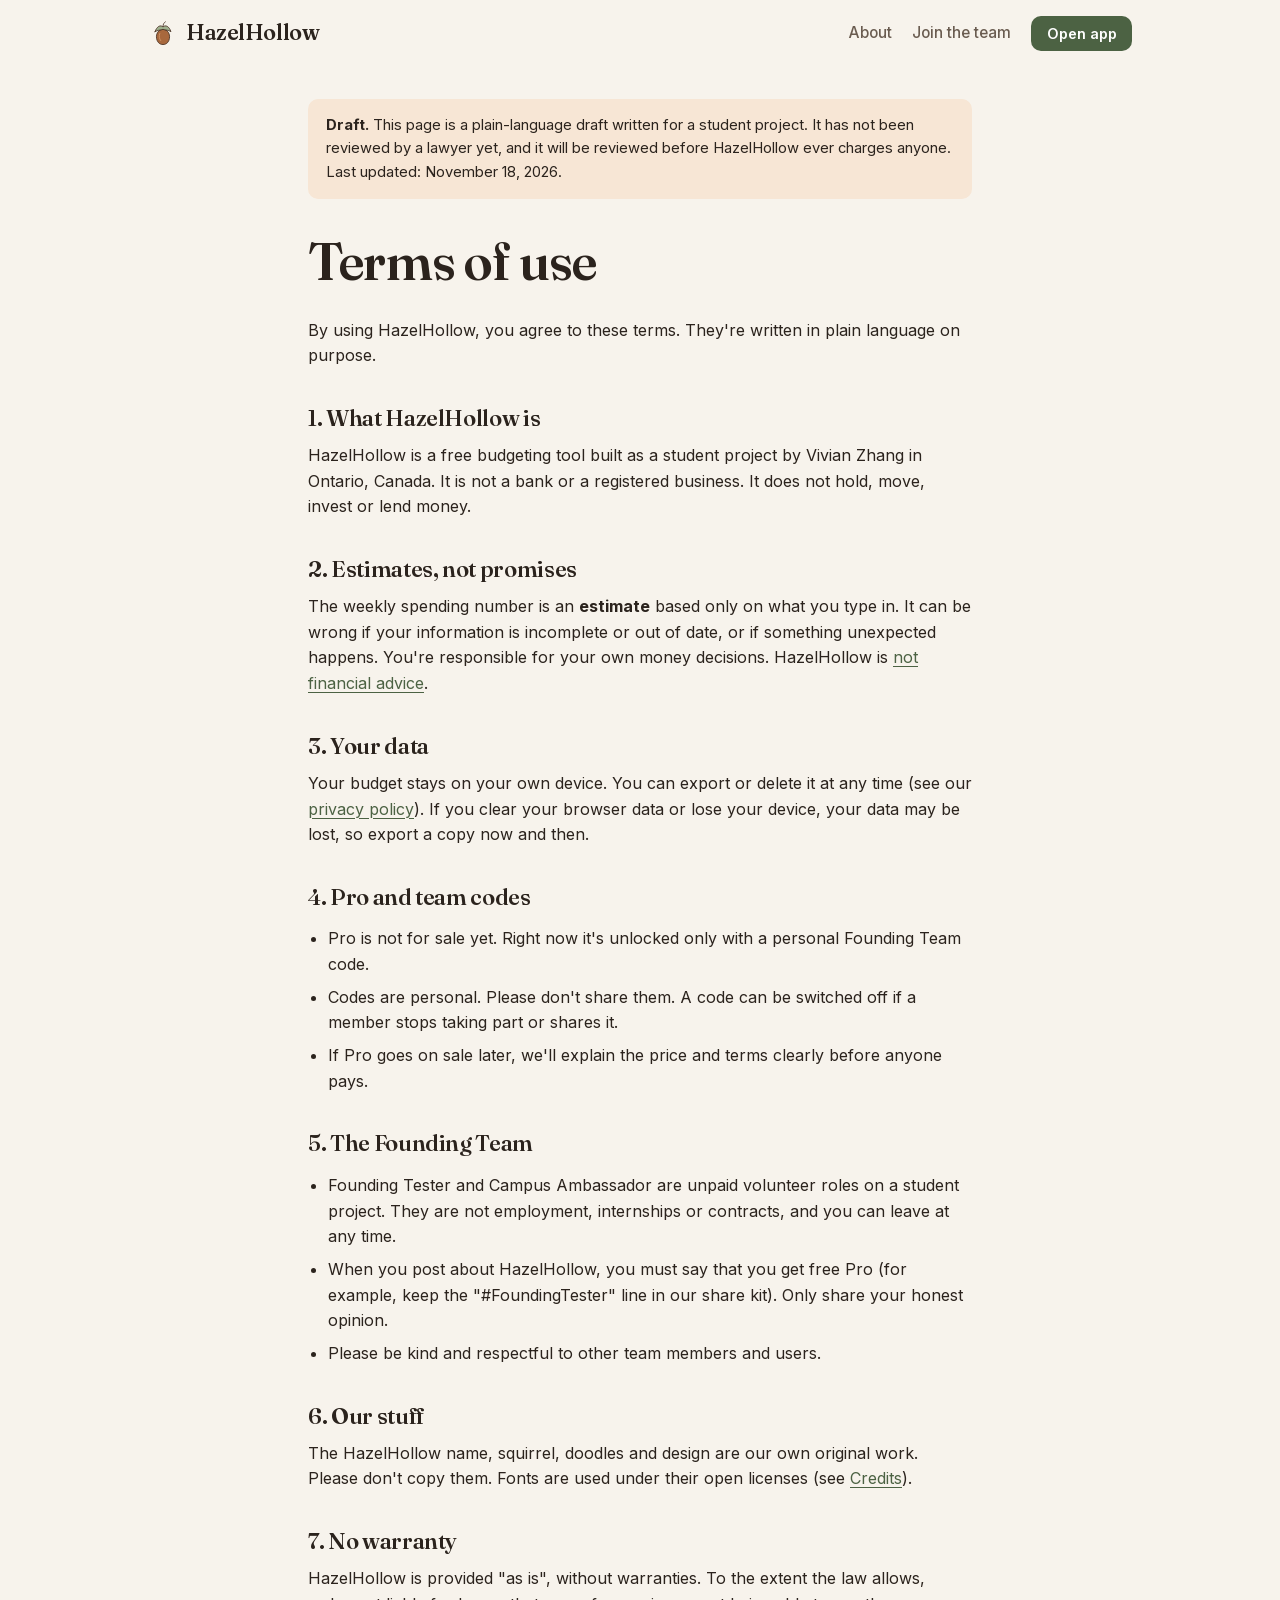
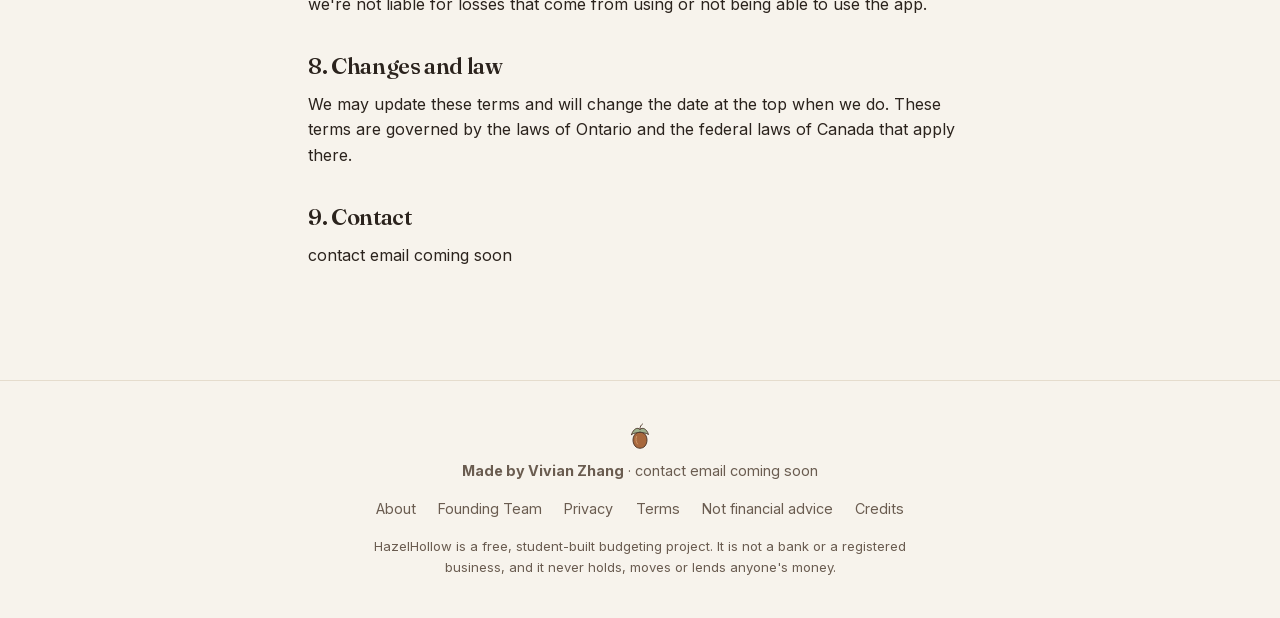
<file: terms.html>
<!DOCTYPE html>
<html lang="en">
<head>
  <meta charset="UTF-8">
  <meta name="viewport" content="width=device-width, initial-scale=1, viewport-fit=cover">
  <title>Terms of use · HazelHollow</title>
  <meta name="theme-color" content="#f7f0e3">
  <link rel="manifest" href="manifest.webmanifest">
  <link rel="icon" href="images/icons/icon.svg" type="image/svg+xml">
  <link rel="apple-touch-icon" href="images/icons/apple-touch-icon.png">
  <link rel="stylesheet" href="css/fonts.css">
  <link rel="stylesheet" href="css/style.css">
</head>
<body>
  <header id="site-header"></header>
  <main class="wrap prose">
    <div class="draft-note"><strong>Draft.</strong> This page is a plain-language draft written for a
      student project. It has not been reviewed by a lawyer yet, and it will be reviewed before HazelHollow
      ever charges anyone. Last updated: November 18, 2026.</div>
    <h1>Terms of use</h1>
    <p>By using HazelHollow, you agree to these terms. They're written in plain language on purpose.</p>

    <h2>1. What HazelHollow is</h2>
    <p>HazelHollow is a free budgeting tool built as a student project by Vivian Zhang in Ontario, Canada.
      It is not a bank or a registered business. It does not hold, move, invest or lend money.</p>

    <h2>2. Estimates, not promises</h2>
    <p>The weekly spending number is an <strong>estimate</strong> based only on what you type in. It can be wrong if
      your information is incomplete or out of date, or if something unexpected happens. You're responsible for
      your own money decisions. HazelHollow is <a href="not-advice.html">not financial advice</a>.</p>

    <h2>3. Your data</h2>
    <p>Your budget stays on your own device. You can export or delete it at any time (see our
      <a href="privacy.html">privacy policy</a>). If you clear your browser data or lose your device, your data may
      be lost, so export a copy now and then.</p>

    <h2>4. Pro and team codes</h2>
    <ul>
      <li>Pro is not for sale yet. Right now it's unlocked only with a personal Founding Team code.</li>
      <li>Codes are personal. Please don't share them. A code can be switched off if a member stops taking part
        or shares it.</li>
      <li>If Pro goes on sale later, we'll explain the price and terms clearly before anyone pays.</li>
    </ul>

    <h2>5. The Founding Team</h2>
    <ul>
      <li>Founding Tester and Campus Ambassador are unpaid volunteer roles on a student project. They are not
        employment, internships or contracts, and you can leave at any time.</li>
      <li>When you post about HazelHollow, you must say that you get free Pro (for example, keep the
        "#FoundingTester" line in our share kit). Only share your honest opinion.</li>
      <li>Please be kind and respectful to other team members and users.</li>
    </ul>

    <h2>6. Our stuff</h2>
    <p>The HazelHollow name, squirrel, doodles and design are our own original work. Please don't copy them.
      Fonts are used under their open licenses (see <a href="credits.html">Credits</a>).</p>

    <h2>7. No warranty</h2>
    <p>HazelHollow is provided "as is", without warranties. To the extent the law allows, we're not liable for
      losses that come from using or not being able to use the app.</p>

    <h2>8. Changes and law</h2>
    <p>We may update these terms and will change the date at the top when we do. These terms are governed by the
      laws of Ontario and the federal laws of Canada that apply there.</p>

    <h2>9. Contact</h2>
    <p><span data-email></span></p>
  </main>
  <footer id="site-footer"></footer>
  <script src="js/config.js"></script>
  <script src="js/site.js"></script>
</body>
</html>
</file>
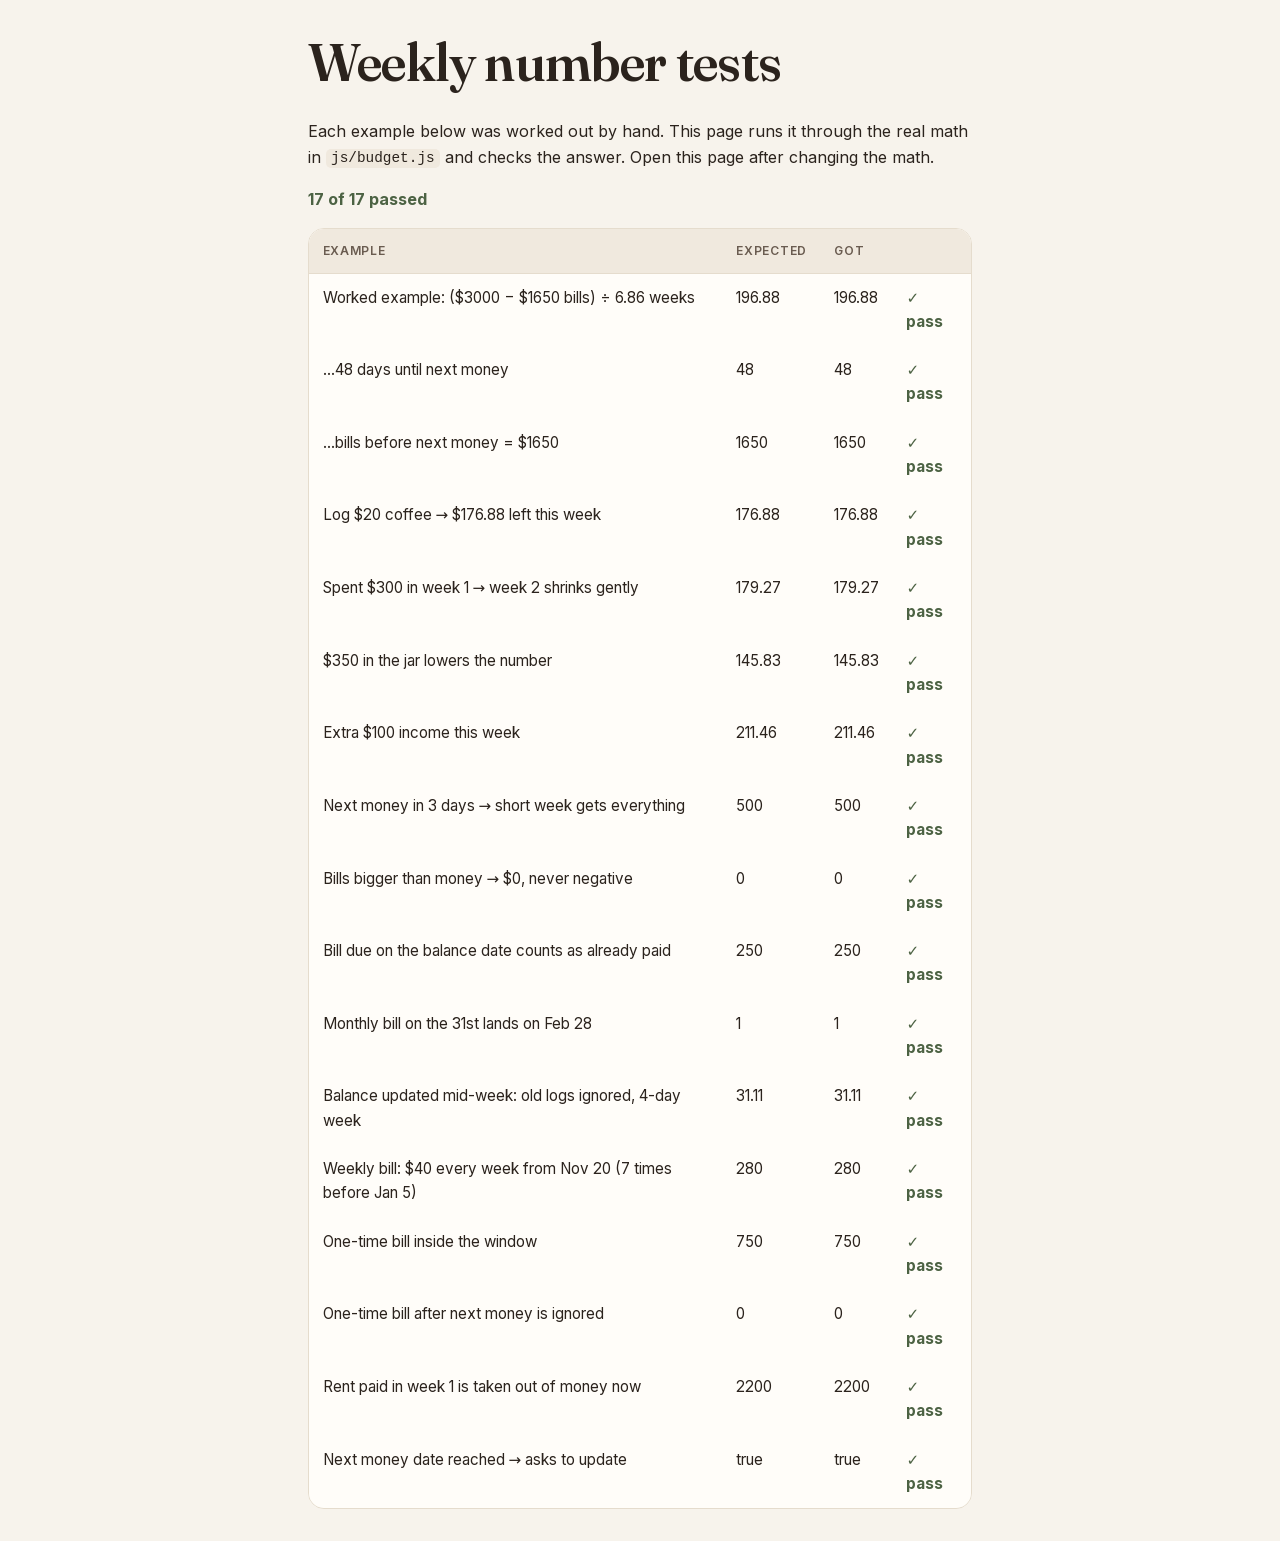
<file: tests.html>
<!DOCTYPE html>
<html lang="en">
<head>
  <meta charset="UTF-8">
  <meta name="viewport" content="width=device-width, initial-scale=1">
  <meta name="robots" content="noindex">
  <title>Weekly number tests · HazelHollow</title>
  <link rel="stylesheet" href="css/fonts.css">
  <link rel="stylesheet" href="css/style.css">
  <style> .pass { color: var(--moss); font-weight: 700; } .fail { color: var(--clay); font-weight: 700; } </style>
</head>
<body>
<main class="wrap">
  <h1>Weekly number tests</h1>
  <p>Each example below was worked out by hand. This page runs it through the real math in
    <code>js/budget.js</code> and checks the answer. Open this page after changing the math.</p>
  <p id="summary"></p>
  <div class="table-scroll"><table id="results"><tr><th>Example</th><th>Expected</th><th>Got</th><th></th></tr></table></div>
</main>
<script src="js/budget.js"></script>
<script>
  // A starting point used by most examples: the worked example from budget.js
  function base(extra) {
    return Object.assign({
      setup: { anchor: "2026-11-18" },
      balance: { amount: 3000, date: "2026-11-18", ts: 1000 },
      nextMoney: { date: "2027-01-05", amount: 4000 },
      bills: [
        { name: "Rent", amount: 800, freq: "monthly", day: 1 },
        { name: "Phone", amount: 50, freq: "monthly", day: 15 },
      ],
      logs: [], goals: [],
    }, extra || {});
  }
  const spend = (amount, date, ts) => ({ kind: "spend", amount, date, ts: ts || 2000, category: "Other" });
  const income = (amount, date) => ({ kind: "income", amount, date, ts: 2000 });

  const tests = [
    ["Worked example: ($3000 − $1650 bills) ÷ 6.86 weeks", base(), "2026-11-18", "allowance", 196.88],
    ["…48 days until next money", base(), "2026-11-18", "daysLeft", 48],
    ["…bills before next money = $1650", base(), "2026-11-18", "billsAhead.total", 1650],
    ["Log $20 coffee → $176.88 left this week", base({ logs: [spend(20, "2026-11-18")] }), "2026-11-18", "left", 176.88],
    ["Spent $300 in week 1 → week 2 shrinks gently", base({ logs: [spend(300, "2026-11-18")] }), "2026-11-25", "allowance", 179.27],
    ["$350 in the jar lowers the number", base({ goals: [{ name: "Trip", target: 500, saved: 350 }] }), "2026-11-18", "allowance", 145.83],
    ["Extra $100 income this week", base({ logs: [income(100, "2026-11-18")] }), "2026-11-18", "allowance", 211.46],
    ["Next money in 3 days → short week gets everything", base({ bills: [], balance: { amount: 500, date: "2026-11-18", ts: 1 }, nextMoney: { date: "2026-11-21" } }), "2026-11-18", "allowance", 500],
    ["Bills bigger than money → $0, never negative", base({ balance: { amount: 500, date: "2026-11-18", ts: 1 } }), "2026-11-18", "allowance", 0],
    ["Bill due on the balance date counts as already paid", base({ setup: { anchor: "2026-12-01" }, balance: { amount: 1000, date: "2026-12-01", ts: 1 }, nextMoney: { date: "2026-12-29" }, bills: [{ name: "Rent", amount: 800, freq: "monthly", day: 1 }] }), "2026-12-01", "allowance", 250],
    ["Monthly bill on the 31st lands on Feb 28", null, null, "feb31", 1],
    ["Balance updated mid-week: old logs ignored, 4-day week", base({ balance: { amount: 2000, date: "2026-11-21", ts: 5000 }, logs: [spend(99, "2026-11-19", 3000)] }), "2026-11-21", "allowance", 31.11],
    ["Weekly bill: $40 every week from Nov 20 (7 times before Jan 5)", base({ bills: [{ name: "Groceries", amount: 40, freq: "weekly", date: "2026-11-20" }] }), "2026-11-18", "billsAhead.total", 280],
    ["One-time bill inside the window", base({ bills: [{ name: "Books", amount: 750, freq: "once", date: "2026-12-10" }] }), "2026-11-18", "billsAhead.total", 750],
    ["One-time bill after next money is ignored", base({ bills: [{ name: "Books", amount: 750, freq: "once", date: "2027-01-10" }] }), "2026-11-18", "billsAhead.total", 0],
    ["Rent paid in week 1 is taken out of money now", base(), "2026-12-02", "moneyNow", 2200],
    ["Next money date reached → asks to update", base(), "2027-01-05", "overdue", true],
  ];

  function get(obj, path) { return path.split(".").reduce((o, k) => o[k], obj); }
  let passed = 0;
  const table = document.getElementById("results");
  tests.forEach(function ([name, state, today, field, expected]) {
    let got;
    try {
      if (field === "feb31") {
        got = Budget.billsTotal([{ name: "X", amount: 1, freq: "monthly", day: 31 }], Budget.D("2027-02-01"), Budget.D("2027-03-01")).items
          .filter(i => i.date === "2027-02-28").length;
      } else {
        got = get(Budget.compute(state, today), field);
      }
    } catch (e) { got = "error: " + e.message; }
    const ok = got === expected;
    if (ok) passed++;
    table.insertAdjacentHTML("beforeend", `<tr><td>${name}</td><td>${expected}</td><td>${got}</td><td class="${ok ? "pass" : "fail"}">${ok ? "✓ pass" : "✗ FAIL"}</td></tr>`);
  });
  document.getElementById("summary").innerHTML = `<strong class="${passed === tests.length ? "pass" : "fail"}">${passed} of ${tests.length} passed</strong>`;
</script>
</body>
</html>
</file>
<file: css/fonts.css>
/* Self-hosted fonts (latin subset): works offline, never contacts Google.
   Fraunces & Inter: SIL Open Font License 1.1 */
@font-face {
  font-family: 'Fraunces';
  font-style: normal;
  font-weight: 400 700;
  font-display: swap;
  src: url(../fonts/fraunces.woff2) format('woff2');
  unicode-range: U+0000-00FF, U+0131, U+0152-0153, U+02BB-02BC, U+02C6, U+02DA, U+02DC, U+0304, U+0308, U+0329, U+2000-206F, U+20AC, U+2122, U+2191, U+2193, U+2212, U+2215, U+FEFF, U+FFFD;
}
@font-face {
  font-family: 'Inter';
  font-style: normal;
  font-weight: 400 700;
  font-display: swap;
  src: url(../fonts/inter.woff2) format('woff2');
  unicode-range: U+0000-00FF, U+0131, U+0152-0153, U+02BB-02BC, U+02C6, U+02DA, U+02DC, U+0304, U+0308, U+0329, U+2000-206F, U+20AC, U+2122, U+2191, U+2193, U+2212, U+2215, U+FEFF, U+FFFD;
}
</file>
<file: css/style.css>
/* =========================================================
   HazelHollow stylesheet
   Warm, calm and neat. Every page links to this one file.
   ========================================================= */

/* ---------- 1. DESIGN TOKENS ----------
   Change a value here and it changes across the whole site.
   All text colours meet the 4.5:1 contrast standard. */
:root {
  /* surfaces */
  --cream:    #f7f3ec;  /* page background */
  --paper:    #fffdf9;  /* cards, inputs */
  --oatmeal:  #f0e9de;  /* quiet panels, hover */
  --border:   #e5dccd;  /* hairlines */

  /* text */
  --ink:      #2b231d;  /* main text */
  --ink-soft: #6a5c50;  /* secondary text */

  /* accents */
  --moss:     #4c6243;  /* primary buttons, links */
  --moss-dark:#3d5036;
  --sage:     #e3e9dc;  /* soft green tint */
  --hazelnut: #7a4e30;  /* brand brown */
  --peach:    #f7e6d5;  /* soft highlight */
  --acorn:    #c9814b;  /* illustration / progress */
  --clay:     #9a5a43;  /* gentle warnings */
  --blush:    #e8a598;
  --gold:     #e9cf86;

  /* type */
  --font-hand: "Fraunces", Georgia, "Times New Roman", serif; /* display headings */
  --font-body: "Inter", system-ui, -apple-system, "Segoe UI", sans-serif;

  /* shape */
  --radius: 16px;
  --radius-sm: 10px;
  --shadow: 0 1px 2px rgba(43, 35, 29, 0.04), 0 6px 20px rgba(43, 35, 29, 0.06);
  --shadow-sm: 0 1px 2px rgba(43, 35, 29, 0.06);
}

/* ---------- 2. BASE ---------- */
* { box-sizing: border-box; }
html { -webkit-text-size-adjust: 100%; }
body {
  margin: 0;
  background: var(--cream);
  color: var(--ink);
  font-family: var(--font-body);
  font-size: 1rem;
  line-height: 1.6;
  -webkit-font-smoothing: antialiased;
}
h1, h2, h3 {
  font-family: var(--font-hand);
  font-weight: 600;
  color: var(--ink);
  line-height: 1.15;
  letter-spacing: -0.015em;
  margin: 0 0 0.5em;
  font-variation-settings: "opsz" 72;
}
h1 { font-size: clamp(2.1rem, 5.5vw, 3.3rem); }
h2 { font-size: clamp(1.5rem, 3.6vw, 2rem); }
h3 { font-size: 1.2rem; font-variation-settings: "opsz" 24; letter-spacing: -0.005em; }
p { margin: 0 0 1em; }
a { color: var(--moss); text-underline-offset: 3px; text-decoration-thickness: 1px; }
a:hover { color: var(--moss-dark); }
img, svg { max-width: 100%; }
code { font-size: 0.9em; background: var(--oatmeal); padding: 0.1em 0.35em; border-radius: 5px; }
::selection { background: var(--sage); }

.wrap { max-width: 44rem; margin: 0 auto; padding: 2rem 1.25rem; }
.wide { max-width: 64rem; }
.center { text-align: center; }
.muted { color: var(--ink-soft); }
.lead { font-size: 1.15rem; color: var(--ink-soft); }
section { margin: 3.5rem 0; }
.eyebrow {
  display: inline-block; font-size: 0.75rem; font-weight: 600; letter-spacing: 0.09em;
  text-transform: uppercase; color: var(--moss); margin-bottom: 0.6rem;
}
.icon { width: 1.25em; height: 1.25em; vertical-align: -0.25em; flex: none; }

/* ---------- 3. BUTTONS ---------- */
.button, button {
  display: inline-flex; align-items: center; justify-content: center; gap: 0.45rem;
  background: var(--moss); color: #fff;
  font-family: var(--font-body); font-weight: 600; font-size: 0.95rem; line-height: 1.2;
  border: 1px solid transparent; border-radius: var(--radius-sm);
  padding: 0.75rem 1.2rem; cursor: pointer; text-decoration: none;
  transition: background 0.15s, border-color 0.15s, transform 0.15s;
}
.button:hover, button:hover { background: var(--moss-dark); color: #fff; }
.button:active, button:active { transform: translateY(1px); }
.button:focus-visible, button:focus-visible, a:focus-visible {
  outline: 2px solid var(--moss); outline-offset: 3px;
}
.button.small, button.small { padding: 0.5rem 0.9rem; font-size: 0.9rem; }
.button.secondary, button.secondary { background: var(--paper); color: var(--ink); border-color: var(--border); }
.button.secondary:hover, button.secondary:hover { background: var(--oatmeal); color: var(--ink); }
.button.ghost, button.ghost { background: none; color: var(--moss); padding: 0.35rem 0.5rem; border: none; }
.button.ghost:hover, button.ghost:hover { background: var(--sage); color: var(--moss-dark); }
.button.danger, button.danger { background: var(--paper); color: var(--clay); border-color: #e5c9bd; }
.button.danger:hover, button.danger:hover { background: #fbefe9; color: var(--clay); }
button:disabled { opacity: 0.5; cursor: not-allowed; transform: none; }
button:disabled:hover { background: var(--moss); }

/* ---------- 4. CARDS & PANELS ---------- */
.card {
  background: var(--paper); border: 1px solid var(--border); border-radius: var(--radius);
  padding: 1.25rem; box-shadow: var(--shadow-sm); margin-bottom: 1rem;
}
.card > h3:first-child { margin-top: 0; }
.notice { background: var(--peach); border-radius: var(--radius-sm); padding: 0.85rem 1rem; color: var(--ink); }
.pill {
  display: inline-flex; align-items: center; gap: 0.3rem;
  background: var(--sage); color: var(--moss-dark);
  border-radius: 999px; padding: 0.2rem 0.65rem; font-size: 0.8rem; font-weight: 600;
}
.pill.gold { background: #f6ecd0; color: #6b5313; }
.pill svg { width: 14px; height: 14px; }
.doodle { width: 44px; height: 44px; }

/* ---------- 5. SITE HEADER & FOOTER ---------- */
.site-header {
  display: flex; align-items: center; justify-content: space-between; flex-wrap: wrap; gap: 0.75rem;
  max-width: 64rem; margin: 0 auto; padding: 1rem 1.25rem;
}
.logo { display: flex; align-items: center; gap: 0.5rem; text-decoration: none; color: var(--ink); }
.logo img { width: 30px; height: 30px; }
.logo span { font-family: var(--font-hand); font-size: 1.35rem; font-weight: 600; letter-spacing: -0.02em; }
.site-header nav { display: flex; align-items: center; gap: 1.25rem; flex-wrap: wrap; }
.site-header nav a:not(.button) { color: var(--ink-soft); font-weight: 500; font-size: 0.95rem; text-decoration: none; }
.site-header nav a:not(.button):hover { color: var(--ink); }

.site-footer { margin-top: 4rem; border-top: 1px solid var(--border); font-size: 0.9rem; color: var(--ink-soft); }
.site-footer .wrap { padding-top: 2.5rem; padding-bottom: 2.5rem; text-align: center; }
.footer-links { display: flex; flex-wrap: wrap; justify-content: center; gap: 0.4rem 1.4rem; }
.footer-links a { color: var(--ink-soft); text-decoration: none; }
.footer-links a:hover { color: var(--ink); text-decoration: underline; }
.small-print { color: var(--ink-soft); font-size: 0.82rem; max-width: 34rem; margin: 1rem auto 0; }

/* ---------- 6. LANDING PAGE ---------- */
.hero { display: grid; gap: 2.5rem; align-items: center; margin-top: 1.5rem; }
@media (min-width: 760px) { .hero { grid-template-columns: 1.15fr 1fr; } }
.hero h1 { font-size: clamp(2.4rem, 6vw, 3.8rem); margin-bottom: 0.4em; }
.hero .lead { max-width: 30rem; }
.hero-art {
  position: relative; aspect-ratio: 1; max-width: 380px; width: 100%; margin: 0 auto;
  border-radius: 50%;
  background: radial-gradient(circle at 50% 42%, #fbefe2 0%, #f3e3d0 58%, #ecdcc7 100%);
  box-shadow: inset 0 0 0 1px var(--border);
}
.hero-art .main { position: absolute; inset: 15% 15% 12%; width: 70%; }
.promise { display: flex; gap: 0.5rem; align-items: center; color: var(--ink-soft); font-size: 0.9rem; margin-top: 1rem; }
.promise svg { width: 18px; height: 18px; color: var(--moss); }

.steps { display: grid; gap: 1rem; list-style: none; padding: 0; margin: 1.5rem 0 2rem; }
@media (min-width: 760px) { .steps { grid-template-columns: repeat(3, 1fr); } }
.steps li { background: var(--paper); border: 1px solid var(--border); border-radius: var(--radius); padding: 1.4rem; }
.steps .num {
  width: 36px; height: 36px; border-radius: 50%; display: grid; place-items: center;
  background: var(--sage); color: var(--moss); font-weight: 700; font-size: 0.95rem;
}
.steps li h3 { margin: 0.9rem 0 0.4rem; }
.steps li p { color: var(--ink-soft); margin: 0; font-size: 0.95rem; }

.banner {
  background: var(--moss); color: #f3f1ea; border-radius: calc(var(--radius) + 4px);
  padding: 2rem; display: grid; gap: 1.25rem; align-items: center;
}
@media (min-width: 760px) { .banner { grid-template-columns: auto 1fr auto; padding: 2rem 2.25rem; } }
.banner h2 { color: #fff; margin: 0 0 0.35rem; }
.banner p { margin: 0; color: #e6ebe0; }
.banner img { width: 56px; height: 56px; background: #f7f3ec; border-radius: 50%; padding: 9px; }
.banner .button { background: #fff; color: var(--moss-dark); }
.banner .button:hover { background: var(--cream); color: var(--moss-dark); }

.story { background: var(--paper); border: 1px solid var(--border); border-radius: var(--radius); padding: 1.75rem 2rem; }
.signature { font-family: var(--font-hand); font-style: italic; font-size: 1.2rem; color: var(--hazelnut); margin-top: 1.25rem; }

/* ---------- 7. TEXT PAGES ---------- */
.prose h1 { margin-top: 0.5rem; }
.prose h2 { margin-top: 2.25rem; font-size: 1.45rem; }
.prose li { margin-bottom: 0.45rem; }
.prose ul, .prose ol { padding-left: 1.25rem; }
.draft-note { background: var(--peach); border-radius: var(--radius-sm); padding: 0.9rem 1.1rem; margin-bottom: 2rem; font-size: 0.92rem; }

table { width: 100%; border-collapse: collapse; background: var(--paper); font-size: 0.95rem; }
th, td { text-align: left; padding: 0.75rem 0.85rem; border-bottom: 1px solid var(--border); vertical-align: top; }
th { font-size: 0.75rem; text-transform: uppercase; letter-spacing: 0.06em; color: var(--ink-soft); font-weight: 600; background: var(--oatmeal); }
.table-scroll { overflow-x: auto; border: 1px solid var(--border); border-radius: var(--radius); }
.table-scroll table tr:last-child td { border-bottom: none; }

.team-grid { display: grid; gap: 1rem; grid-template-columns: repeat(auto-fill, minmax(14rem, 1fr)); }
.team-card { background: var(--paper); border: 1px solid var(--border); border-radius: var(--radius); padding: 1.4rem; text-align: center; }
.team-card img { width: 36px; }
.team-card h3 { margin: 0.6rem 0 0.4rem; }

/* ---------- 8. FORMS ---------- */
label { display: block; font-weight: 600; font-size: 0.92rem; margin: 1rem 0 0.35rem; }
.hint { display: block; font-weight: 400; color: var(--ink-soft); font-size: 0.85rem; line-height: 1.5; }
input, select, textarea {
  width: 100%; font: inherit; font-size: 1rem; color: var(--ink);
  background: var(--paper); border: 1px solid var(--border); border-radius: var(--radius-sm);
  padding: 0.65rem 0.8rem; transition: border-color 0.15s, box-shadow 0.15s;
}
input::placeholder { color: #9a8d7f; }
input:focus, select:focus, textarea:focus { outline: none; border-color: var(--moss); box-shadow: 0 0 0 3px var(--sage); }
input[type="checkbox"], input[type="radio"] { width: auto; accent-color: var(--moss); }
.row { display: flex; gap: 0.6rem; align-items: end; flex-wrap: wrap; }
.row > * { flex: 1 1 8rem; }
.money { position: relative; }
.money::before { content: "$"; position: absolute; left: 0.8rem; top: 50%; transform: translateY(-50%); color: var(--ink-soft); pointer-events: none; }
.money input { padding-left: 1.6rem; font-variant-numeric: tabular-nums; }
.actions { display: flex; gap: 0.6rem; flex-wrap: wrap; margin-top: 1.25rem; }
.choice { display: flex; align-items: center; gap: 0.6rem; font-weight: 500; margin: 0.4rem 0; padding: 0.65rem 0.8rem; border: 1px solid var(--border); border-radius: var(--radius-sm); cursor: pointer; }
.choice:has(input:checked) { border-color: var(--moss); background: var(--sage); }

/* ---------- 9. THE APP ---------- */
.app-body { padding-bottom: 6.5rem; }
.app-wrap { max-width: 32rem; margin: 0 auto; padding: 0.25rem 1rem 2rem; }
.screen[hidden] { display: none; }
.screen > h1 { font-size: 1.9rem; margin-top: 0.5rem; }
.section-title { font-size: 0.78rem; font-weight: 600; letter-spacing: 0.08em; text-transform: uppercase; color: var(--ink-soft); margin: 1.5rem 0 0.6rem; font-family: var(--font-body); }

/* Bottom tab bar */
.tabbar {
  position: fixed; left: 0; right: 0; bottom: 0; z-index: 10;
  display: flex; justify-content: center; gap: 0.25rem;
  background: rgba(255, 253, 249, 0.94); backdrop-filter: blur(12px); -webkit-backdrop-filter: blur(12px);
  border-top: 1px solid var(--border);
  padding: 0.4rem 0.5rem calc(0.4rem + env(safe-area-inset-bottom));
}
.tabbar[hidden] { display: none; }
.tabbar button {
  flex: 0 1 6rem; background: none; color: var(--ink-soft); border: none;
  padding: 0.35rem 0.25rem; font-size: 0.72rem; font-weight: 600;
  display: flex; flex-direction: column; align-items: center; gap: 0.2rem;
}
.tabbar button svg { width: 22px; height: 22px; }
.tabbar button:hover { background: none; color: var(--ink); }
.tabbar button[aria-current="page"] { color: var(--moss); }

/* Tree-hollow home */
.home-scene {
  position: relative; aspect-ratio: 1 / 0.82; overflow: hidden;
  border-radius: 200px 200px var(--radius) var(--radius);
  background: linear-gradient(180deg, #f3e6d4 0%, #ecdcc6 70%);
  border: 1px solid var(--border); box-shadow: var(--shadow);
}
.home-scene::before {
  content: ""; position: absolute; inset: 0;
  background: radial-gradient(circle at 50% 30%, rgba(255, 250, 240, 0.9), transparent 60%);
}
.home-scene .inside { position: absolute; inset: 0; }
.home-scene .floor { position: absolute; left: 0; right: 0; bottom: 0; height: 20%; background: #dcc6aa; border-top: 1px solid #d2bb9d; }
.home-scene.night { background: linear-gradient(180deg, #d9d2cc 0%, #cbbfb1 70%); }
.home-scene.night::before { background: radial-gradient(circle at 50% 30%, rgba(255, 236, 196, 0.45), transparent 55%); }
.home-scene.night .floor { background: #bfae99; border-top-color: #b5a38d; }
.home-scene .sq { position: absolute; left: 50%; bottom: 7%; width: 44%; transform: translateX(-50%); }
.home-scene .item { position: absolute; display: none; }
.home-scene .item.on { display: block; }
.home-scene .bubble {
  position: absolute; left: 50%; top: 9%; transform: translateX(-50%); width: max-content; max-width: 80%;
  background: rgba(255, 253, 249, 0.95); border: 1px solid var(--border); border-radius: 12px;
  padding: 0.4rem 0.8rem; font-size: 0.82rem; font-weight: 500; text-align: center; box-shadow: var(--shadow-sm); margin: 0;
}

/* The weekly number */
.big-card { text-align: center; margin-top: 1rem; padding: 1.5rem 1.25rem; }
.big-card .label { margin: 0; color: var(--ink-soft); font-size: 0.9rem; }
.big-number {
  display: block; width: 100%; background: none; border: none; color: var(--ink);
  font-family: var(--font-hand); font-weight: 600; font-size: 3.8rem; line-height: 1.05; letter-spacing: -0.03em;
  font-variation-settings: "opsz" 40; font-variant-numeric: lining-nums tabular-nums;
  padding: 0.15rem; margin: 0.15rem 0 0.25rem;
}
.big-number:hover { background: none; color: var(--moss); }
.estimate-tag { font-size: 0.7rem; font-weight: 600; letter-spacing: 0.05em; text-transform: uppercase; background: var(--oatmeal); color: var(--ink-soft); border-radius: 999px; padding: 0.15rem 0.55rem; vertical-align: 1px; }
.week-bar { height: 6px; background: var(--oatmeal); border-radius: 999px; overflow: hidden; margin: 1rem auto 0.5rem; max-width: 16rem; }
.week-bar span { display: block; height: 100%; background: var(--moss); border-radius: 999px; }
.math { text-align: left; background: var(--cream); border: 1px solid var(--border); border-radius: var(--radius-sm); padding: 0.9rem 1rem; margin-top: 1rem; font-size: 0.9rem; }
.math table { background: none; font-size: 0.9rem; }
.math td { padding: 0.3rem 0.2rem; border: none; }
.math td:last-child { text-align: right; white-space: nowrap; font-variant-numeric: tabular-nums; }
.math .total td { border-top: 1px solid var(--border); font-weight: 600; padding-top: 0.45rem; }

/* Quick log */
.quick-grid { display: grid; grid-template-columns: repeat(3, 1fr); gap: 0.5rem; }
.quick-grid button {
  background: var(--paper); color: var(--ink); border: 1px solid var(--border); border-radius: var(--radius-sm);
  padding: 0.75rem 0.3rem; font-weight: 500; font-size: 0.85rem; flex-direction: column; gap: 0.35rem;
}
.quick-grid button svg { width: 22px; height: 22px; color: var(--hazelnut); }
.quick-grid button:hover { background: var(--oatmeal); color: var(--ink); }
.quick-grid button[aria-pressed="true"] { border-color: var(--moss); background: var(--sage); box-shadow: inset 0 0 0 1px var(--moss); }
.quick-grid button[aria-pressed="true"] svg { color: var(--moss); }
.log-list { list-style: none; padding: 0; margin: 0; }
.log-list li { display: flex; justify-content: space-between; align-items: center; gap: 0.75rem; padding: 0.7rem 0; border-bottom: 1px solid var(--border); }
.log-list li:last-child { border-bottom: none; }
.log-list .what { display: flex; align-items: center; gap: 0.65rem; min-width: 0; }
.log-list .ico { width: 34px; height: 34px; border-radius: 50%; background: var(--oatmeal); display: grid; place-items: center; flex: none; color: var(--hazelnut); }
.log-list .ico svg { width: 18px; height: 18px; }
.log-list .amt { font-weight: 600; white-space: nowrap; font-variant-numeric: tabular-nums; }
.log-list .right { display: flex; align-items: center; gap: 0.25rem; }
.log-list button { padding: 0.3rem; color: var(--ink-soft); }
.log-list button svg { width: 16px; height: 16px; }
.segmented { display: flex; gap: 0.5rem; justify-content: center; flex-wrap: wrap; margin-top: 1rem; }
.streak-line { display: flex; align-items: center; justify-content: center; gap: 0.4rem; color: var(--ink-soft); font-size: 0.9rem; text-align: center; }
.streak-line svg { width: 16px; height: 16px; color: var(--acorn); flex: none; }

/* Bills in setup */
.bill-row { display: grid; grid-template-columns: 1.4fr 1fr 1fr auto; gap: 0.4rem; align-items: center; padding: 0.6rem 0; border-bottom: 1px solid var(--border); }
.bill-row input, .bill-row select { padding: 0.55rem 0.6rem; font-size: 0.95rem; }
.bill-row .money input { padding-left: 1.4rem; }
.bill-row .money::before { left: 0.6rem; }
.bill-row .when { grid-column: 1 / -1; display: flex; gap: 0.5rem; align-items: center; font-size: 0.85rem; color: var(--ink-soft); margin: 0; font-weight: 400; }
.bill-row .when input { width: auto; padding: 0.35rem 0.5rem; font-size: 0.9rem; }
.bill-row button { padding: 0.4rem; color: var(--ink-soft); }
.source-note { font-size: 0.85rem; color: var(--ink-soft); background: var(--cream); border: 1px solid var(--border); border-radius: var(--radius-sm); padding: 0.75rem 0.9rem; }
.source-note strong { color: var(--ink); }
.source-note button { margin-top: 0.5rem; }

/* Jars */
.jar-wrap { display: flex; gap: 1.1rem; align-items: center; }
.jar-wrap svg { width: 84px; flex: none; }
.progress { height: 8px; background: var(--oatmeal); border-radius: 999px; overflow: hidden; }
.progress span { display: block; height: 100%; background: var(--acorn); border-radius: 999px; }

/* Badges */
.badges { display: grid; grid-template-columns: repeat(auto-fill, minmax(6.8rem, 1fr)); gap: 0.6rem; }
.badge { text-align: center; background: var(--cream); border: 1px solid var(--border); border-radius: var(--radius-sm); padding: 0.85rem 0.5rem; font-size: 0.8rem; font-weight: 600; line-height: 1.35; }
.badge .medal { width: 40px; height: 40px; border-radius: 50%; display: grid; place-items: center; margin: 0 auto 0.5rem; background: var(--sage); color: var(--moss); }
.badge .medal svg { width: 20px; height: 20px; }
.badge.gold .medal { background: #f6ecd0; color: #8a6a12; }
.badge small { display: block; font-weight: 400; color: var(--ink-soft); margin-top: 0.2rem; }
.badge.locked { opacity: 0.6; }
.badge.locked .medal { background: var(--oatmeal); color: var(--ink-soft); }

/* Toast */
.toast {
  position: fixed; left: 50%; bottom: 5.5rem; transform: translateX(-50%);
  background: var(--ink); color: #fff; border-radius: var(--radius-sm); padding: 0.65rem 1rem;
  z-index: 20; max-width: 90vw; text-align: center; font-size: 0.9rem; font-weight: 500; box-shadow: var(--shadow);
}
.toast[hidden] { display: none; }

/* Tester Hub */
.missions { list-style: none; padding: 0; margin: 0 0 1rem; }
.missions li { display: flex; gap: 0.7rem; align-items: start; padding: 0.6rem 0; border-bottom: 1px solid var(--border); }
.missions input { width: 1.2rem; height: 1.2rem; flex: none; margin-top: 0.2rem; }
.copy-box { background: var(--cream); border: 1px solid var(--border); border-radius: var(--radius-sm); padding: 0.8rem 0.9rem; white-space: pre-wrap; font-size: 0.9rem; margin: 0.5rem 0; word-break: break-word; }
canvas.preview { width: 100%; max-width: 300px; border-radius: var(--radius); box-shadow: var(--shadow); display: block; margin: 0.75rem auto 1rem; }
details { border-top: 1px solid var(--border); padding: 0.75rem 0; }
details summary { cursor: pointer; font-weight: 600; }
.level-badge { width: 64px; height: 64px; border-radius: 50%; display: grid; place-items: center; margin: 0 auto 0.75rem; background: var(--sage); color: var(--moss); }
.level-badge svg { width: 30px; height: 30px; }
.steps-list { padding-left: 1.2rem; }
.steps-list li { margin-bottom: 0.6rem; }

/* ---------- 10. GENTLE ANIMATION ---------- */
@keyframes blink { 0%, 94%, 100% { transform: scaleY(1); } 96.5% { transform: scaleY(0.1); } }
.squirrel .eyes { transform-box: fill-box; transform-origin: center; animation: blink 5s infinite; }
@keyframes swish { 0%, 100% { transform: rotate(0deg); } 50% { transform: rotate(-4deg); } }
.squirrel .tail { transform-box: fill-box; transform-origin: 10% 95%; animation: swish 3.5s ease-in-out infinite; }
@keyframes bounce { 0%, 100% { transform: translate(-50%, 0); } 40% { transform: translate(-50%, -8px); } }
.home-scene .sq.bounce { animation: bounce 0.45s ease-out; }
@keyframes rise { from { transform: translateY(6px); } to { transform: none; } }
.screen:not([hidden]) { animation: rise 0.25s ease-out; }

/* Reduce motion: if the device asks for less movement, switch animations off */
@media (prefers-reduced-motion: reduce) {
  *, *::before, *::after { animation: none !important; transition: none !important; }
}

/* ---------- 11. PRO THEMES ---------- */
html[data-theme="frost"] {
  --cream: #f2f5f4; --paper: #fdfefe; --oatmeal: #e6ecea; --border: #d8e0dd;
  --moss: #3f5f6b; --moss-dark: #314b55; --sage: #dde8ea; --peach: #ecdfd9; --acorn: #b07e5c;
}
html[data-theme="meadow"] {
  --cream: #f5f4ea; --paper: #fefdf7; --oatmeal: #ebebd9; --border: #dedfc6;
  --moss: #4a6a35; --moss-dark: #3b552a; --sage: #e2ead2; --peach: #f6e2d6; --acorn: #d08b5a;
}
html[data-theme="berry"] {
  --cream: #f7f1ef; --paper: #fffcfb; --oatmeal: #efe4e0; --border: #e5d6d1;
  --moss: #6a4459; --moss-dark: #573747; --sage: #efe1e7; --peach: #f6e0d6; --acorn: #c47a68;
}

/* App screens are <section>s too, but shouldn't get page-section spacing */
.screen { margin: 0; }
</file>
